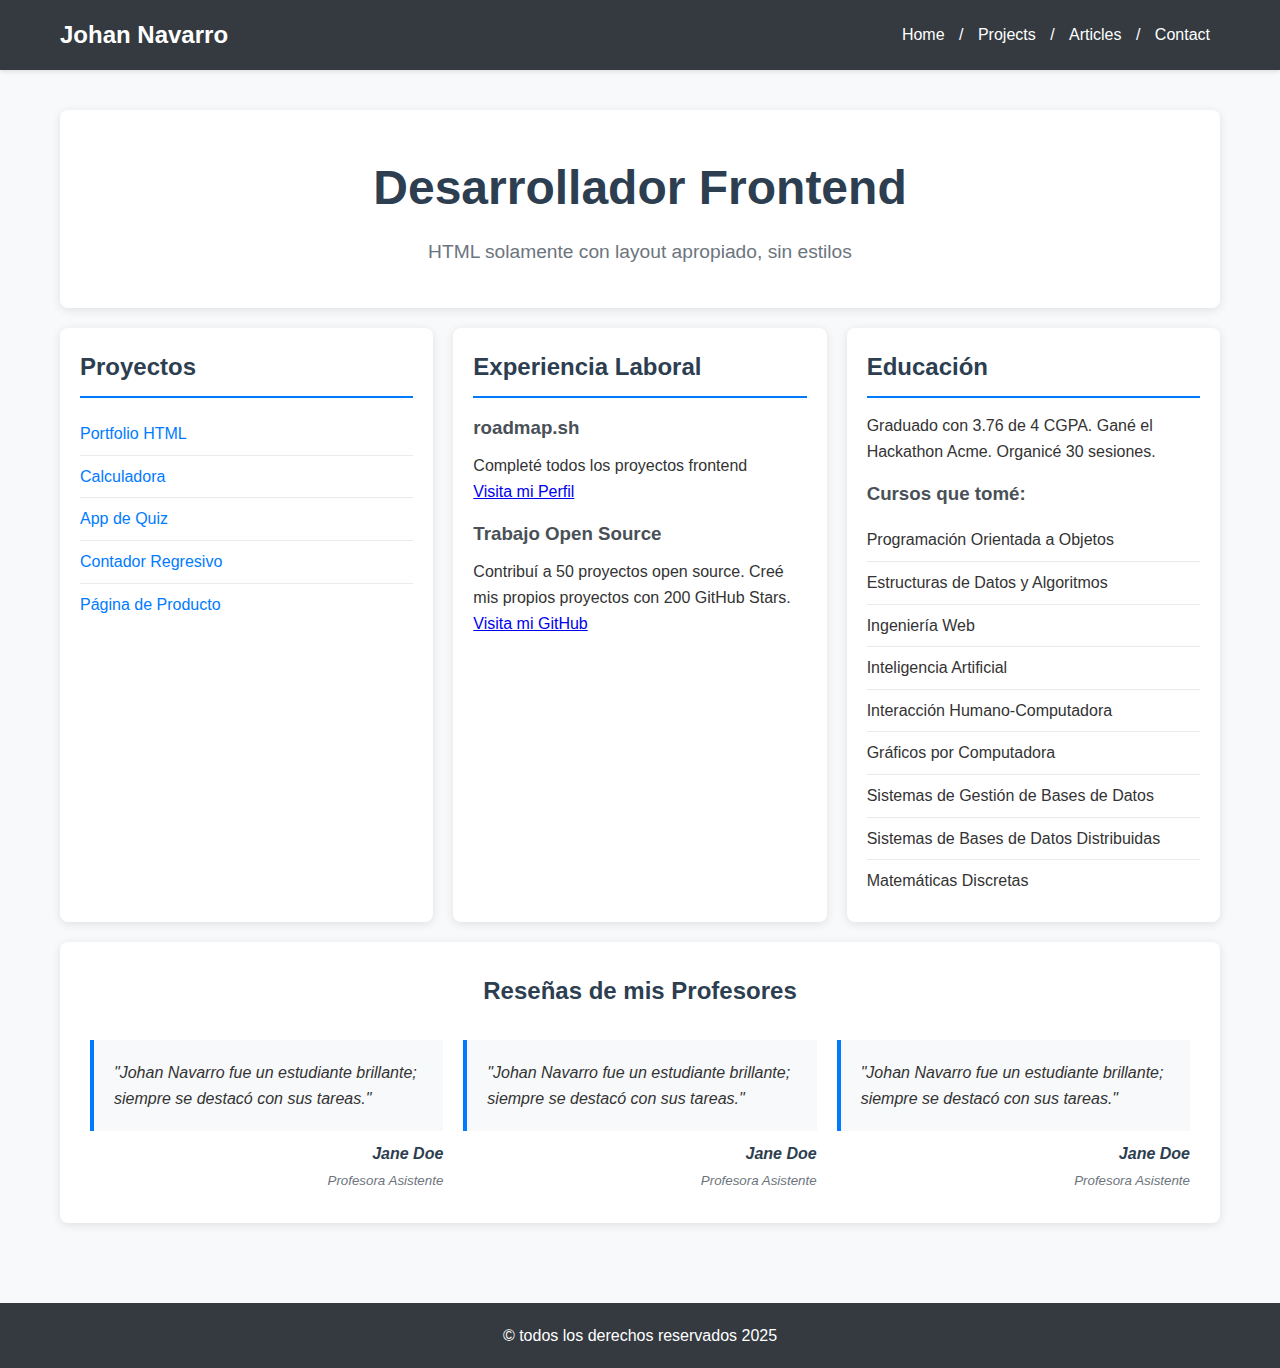
<file: 02-basic-html-website/index.html>
<!DOCTYPE html>
<html lang="es">
<head>
    <!-- Configuración básica del documento -->
    <meta charset="UTF-8">
    <meta name="viewport" content="width=device-width, initial-scale=1.0">
    <title>Johan Navarro - Desarrollador Frontend</title>
    
    <!-- Meta tags para SEO - Optimización para motores de búsqueda -->
    <meta name="description" content="Portfolio de Johan Navarro - Desarrollador Frontend con experiencia en HTML, CSS, JavaScript y sistemas judiciales">
    <meta name="keywords" content="desarrollador, frontend, programador, Costa Rica, HTML, CSS, JavaScript, portfolio">
    <meta name="author" content="Johan Navarro Sáenz">
    
    <!-- Open Graph Tags - Mejoran la apariencia al compartir en redes sociales -->
    <meta property="og:title" content="Johan Navarro - Desarrollador Frontend">
    <meta property="og:description" content="Portfolio de Johan Navarro - Desarrollador Frontend">
    <meta property="og:type" content="website">
    <meta property="og:locale" content="es_CR">
    
    <!-- Favicon - Icono que aparece en la pestaña del navegador -->
    <link rel="icon" type="image/x-icon" href="data:image/svg+xml,<svg xmlns='http://www.w3.org/2000/svg' viewBox='0 0 100 100'><text y='.9em' font-size='90'>👨‍💻</text></svg>">
    
    <!-- Enlace al archivo CSS externo -->
    <link rel="stylesheet" href="styles.css">
</head>
<body>
    <!-- Header con navegación principal -->
    <header>
        <nav>
            <!-- Logo o nombre del sitio -->
            <div>
                <span>Johan Navarro</span>
            </div>
            <!-- Menú de navegación -->
            <div>
                <a href="index.html">Home</a> / 
                <a href="projects.html">Projects</a> / 
                <a href="articles.html">Articles</a> / 
                <a href="contact.html">Contact</a>
            </div>
        </nav>
    </header>

    <!-- Contenido principal del sitio -->
    <main>
        <!-- Sección hero - Título principal -->
        <section>
            <h1>Desarrollador Frontend</h1>
            <p>HTML solamente con layout apropiado, sin estilos</p>
        </section>

        <!-- Layout de tres columnas - Contenido principal -->
        <section>
            <!-- Columna izquierda - Proyectos -->
            <div>
                <h2>Proyectos</h2>
                <ul>
                    <li><a href="projects.html#portfolio">Portfolio HTML</a></li>
                    <li><a href="projects.html#calculator">Calculadora</a></li>
                    <li><a href="projects.html#quiz">App de Quiz</a></li>
                    <li><a href="projects.html#countdown">Contador Regresivo</a></li>
                    <li><a href="projects.html#product">Página de Producto</a></li>
                </ul>
            </div>

            <!-- Columna central - Experiencia laboral -->
            <div>
                <h2>Experiencia Laboral</h2>
                <div>
                    <h3>roadmap.sh</h3>
                    <p>Completé todos los proyectos frontend</p>
                    <a href="https://roadmap.sh/projects">Visita mi Perfil</a>
                </div>
                <div>
                    <h3>Trabajo Open Source</h3>
                    <p>Contribuí a 50 proyectos open source. Creé mis propios proyectos con 200 GitHub Stars.</p>
                    <a href="https://github.com/CrNano">Visita mi GitHub</a>
                </div>
            </div>

            <!-- Columna derecha - Educación -->
            <div>
                <h2>Educación</h2>
                <p>Graduado con 3.76 de 4 CGPA. Gané el Hackathon Acme. Organicé 30 sesiones.</p>
                <h3>Cursos que tomé:</h3>
                <ul>
                    <li>Programación Orientada a Objetos</li>
                    <li>Estructuras de Datos y Algoritmos</li>
                    <li>Ingeniería Web</li>
                    <li>Inteligencia Artificial</li>
                    <li>Interacción Humano-Computadora</li>
                    <li>Gráficos por Computadora</li>
                    <li>Sistemas de Gestión de Bases de Datos</li>
                    <li>Sistemas de Bases de Datos Distribuidas</li>
                    <li>Matemáticas Discretas</li>
                </ul>
            </div>
        </section>

        <!-- Sección de reseñas - Testimonios -->
        <section>
            <h2>Reseñas de mis Profesores</h2>
            <div>
                <!-- Testimonio 1 -->
                <div>
                    <blockquote>
                        "Johan Navarro fue un estudiante brillante; siempre se destacó con sus tareas."
                    </blockquote>
                    <cite>
                        <strong>Jane Doe</strong><br>
                        <small>Profesora Asistente</small>
                    </cite>
                </div>
                <!-- Testimonio 2 -->
                <div>
                    <blockquote>
                        "Johan Navarro fue un estudiante brillante; siempre se destacó con sus tareas."
                    </blockquote>
                    <cite>
                        <strong>Jane Doe</strong><br>
                        <small>Profesora Asistente</small>
                    </cite>
                </div>
                <!-- Testimonio 3 -->
                <div>
                    <blockquote>
                        "Johan Navarro fue un estudiante brillante; siempre se destacó con sus tareas."
                    </blockquote>
                    <cite>
                        <strong>Jane Doe</strong><br>
                        <small>Profesora Asistente</small>
                    </cite>
                </div>
            </div>
        </section>
    </main>

    <!-- Footer - Pie de página -->
    <footer>
        <p>© todos los derechos reservados 2025</p>
    </footer>
</body>
</html>
</file>
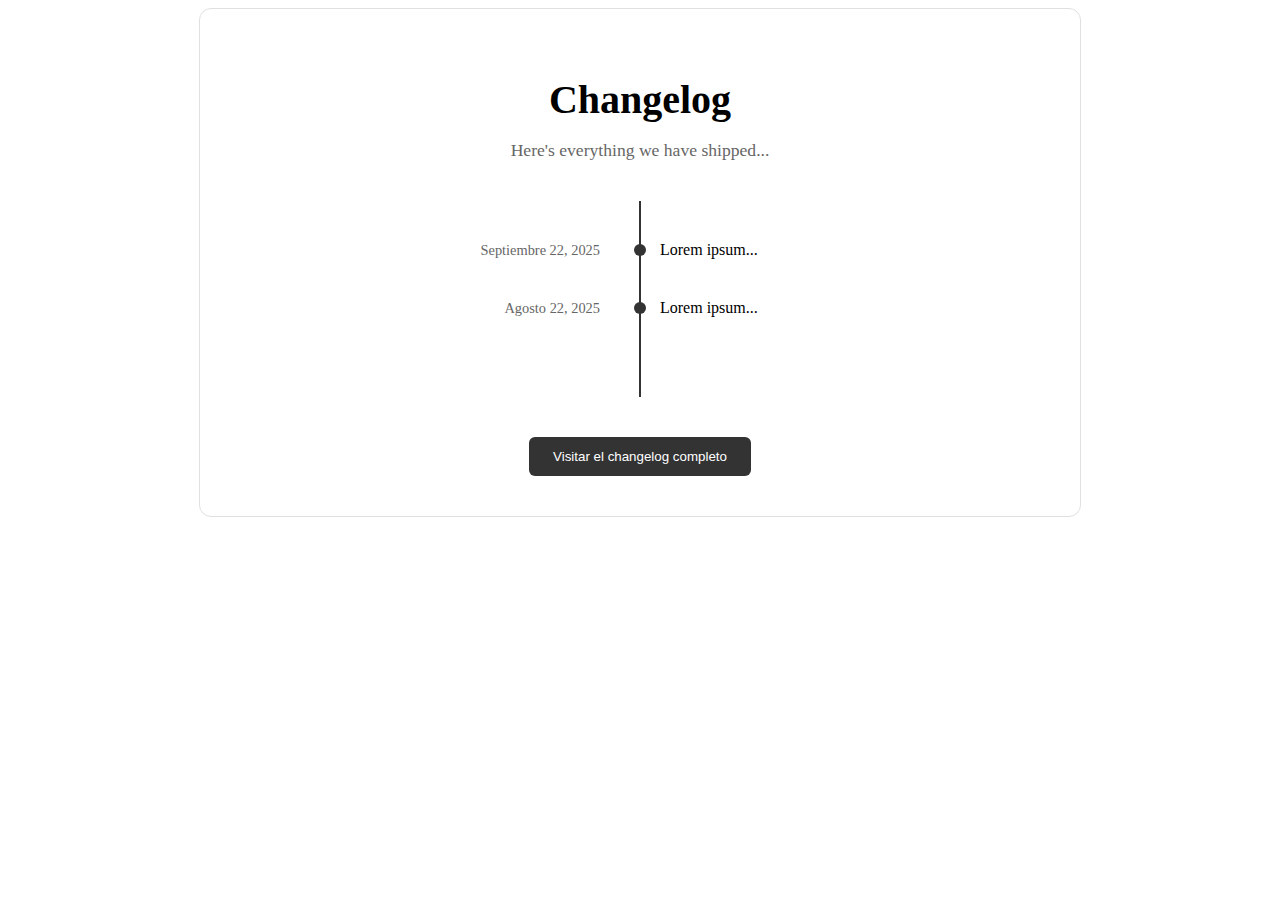
<file: 03-changelog-component/index.html>
<!DOCTYPE html>
<html lang="en">

<head>
    <meta charset="UTF-8">
    <meta name="viewport" content="width=device-width, initial-scale=1.0">
    <title>Changelog Component</title>
    <link rel="stylesheet" href="styles.css">
</head>

<body>

    <div class="changelog-container">
        <h1>Changelog</h1>
        <p class="subtitle">Here's everything we have shipped...</p>

        <div class="timeline">
            <div class="timeline-item">
                <div class="date">Septiembre 22, 2025</div>
                <div class="content">Lorem ipsum...</div>
            </div>
            <div class="timeline-item">
                <div class="date">Agosto 22, 2025</div>
                <div class="content">Lorem ipsum...</div>
            </div>
        </div>

        <button>Visitar el changelog completo</button>
    </div>


</body>

</html>
</file>
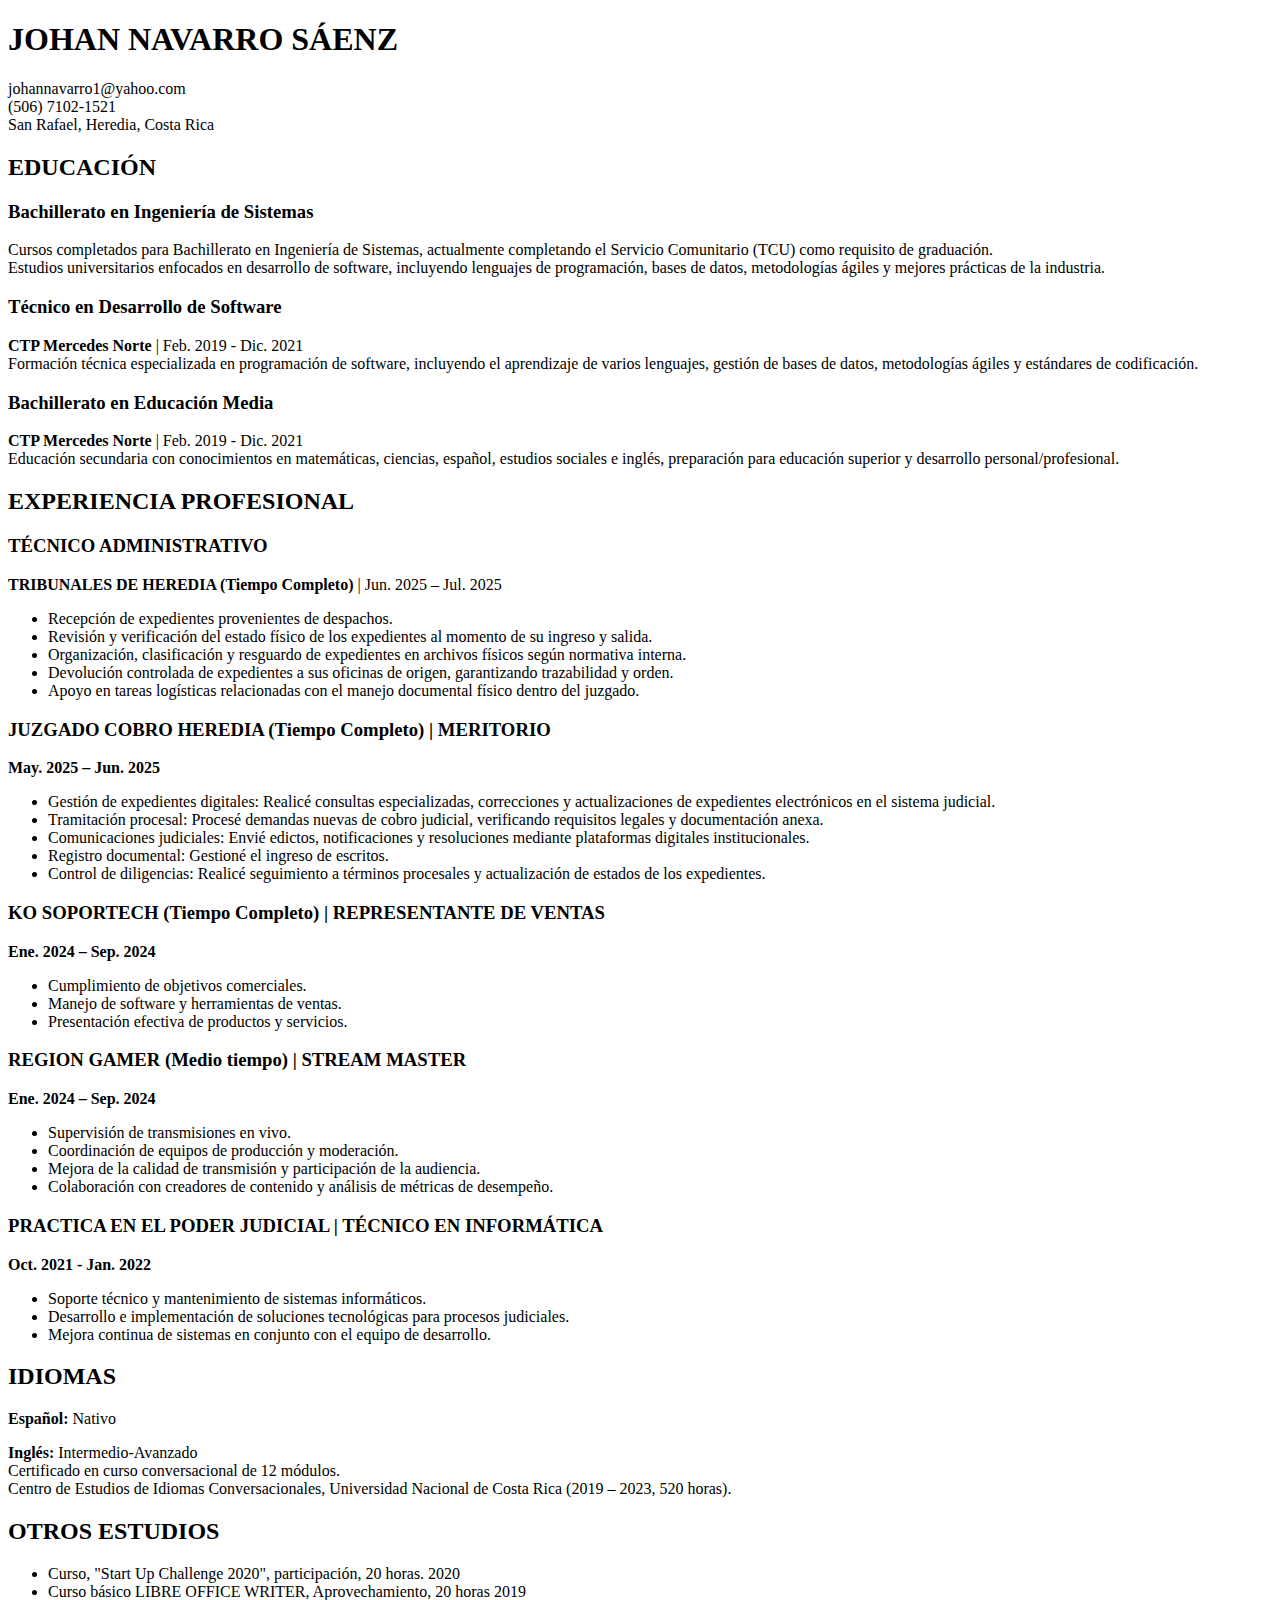
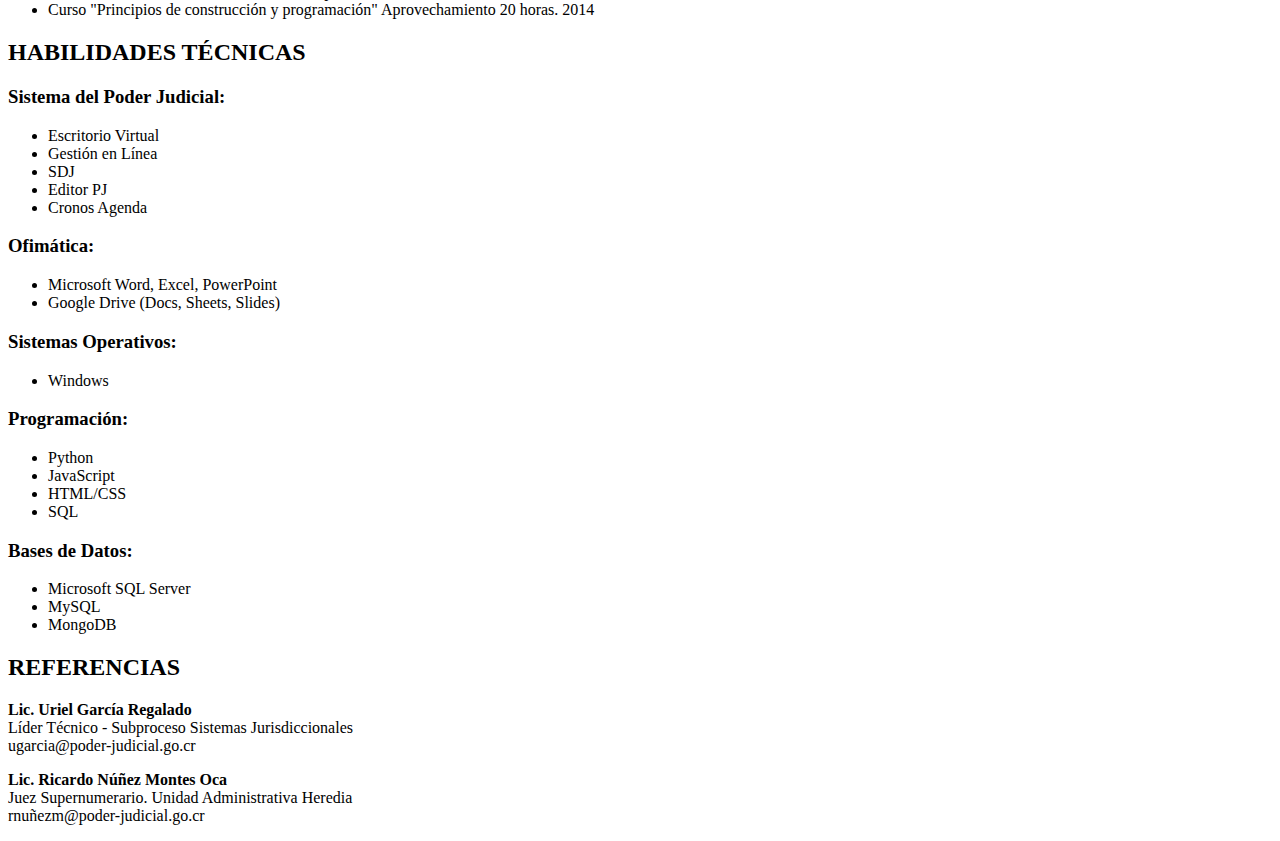
<file: CV.html>
<!DOCTYPE html>
<html lang="es">
<head>
    <meta charset="UTF-8">
    <meta name="viewport" content="width=device-width, initial-scale=1.0">
    <title>CV - Johan Navarro Sáenz | Desarrollador Frontend</title>
    
    <!-- SEO Meta Tags -->
    <meta name="description" content="CV de Johan Navarro Sáenz - Desarrollador Frontend con experiencia en sistemas judiciales y desarrollo de software">
    <meta name="keywords" content="desarrollador, frontend, programador, Costa Rica, ingeniería sistemas, JavaScript, HTML, CSS, Python">
    <meta name="author" content="Johan Navarro Sáenz">
    
    <!-- Open Graph Tags -->
    <meta property="og:title" content="CV - Johan Navarro Sáenz | Desarrollador Frontend">
    <meta property="og:description" content="Desarrollador Frontend con experiencia en sistemas judiciales y desarrollo de software">
    <meta property="og:type" content="website">
    <meta property="og:locale" content="es_CR">
    
    <!-- Favicon -->
    <link rel="icon" type="image/x-icon" href="data:image/svg+xml,<svg xmlns='http://www.w3.org/2000/svg' viewBox='0 0 100 100'><text y='.9em' font-size='90'>👨‍💻</text></svg>">
</head>
<body>
    <header>
        <h1>JOHAN NAVARRO SÁENZ</h1>
        <p>johannavarro1@yahoo.com<br>
        (506) 7102-1521<br>
        San Rafael, Heredia, Costa Rica</p>
    </header>

    <section>
        <h2>EDUCACIÓN</h2>
        
        <h3>Bachillerato en Ingeniería de Sistemas</h3>
        <p>Cursos completados para Bachillerato en Ingeniería de Sistemas, actualmente completando el Servicio Comunitario (TCU) como requisito de graduación.<br>
        Estudios universitarios enfocados en desarrollo de software, incluyendo lenguajes de programación, bases de datos, metodologías ágiles y mejores prácticas de la industria.</p>
        
        <h3>Técnico en Desarrollo de Software</h3>
        <p><strong>CTP Mercedes Norte</strong> | Feb. 2019 - Dic. 2021<br>
        Formación técnica especializada en programación de software, incluyendo el aprendizaje de varios lenguajes, gestión de bases de datos, metodologías ágiles y estándares de codificación.</p>
        
        <h3>Bachillerato en Educación Media</h3>
        <p><strong>CTP Mercedes Norte</strong> | Feb. 2019 - Dic. 2021<br>
        Educación secundaria con conocimientos en matemáticas, ciencias, español, estudios sociales e inglés, preparación para educación superior y desarrollo personal/profesional.</p>
    </section>

    <section>
        <h2>EXPERIENCIA PROFESIONAL</h2>
        
        <h3>TÉCNICO ADMINISTRATIVO</h3>
        <p><strong>TRIBUNALES DE HEREDIA (Tiempo Completo)</strong> | Jun. 2025 – Jul. 2025</p>
        <ul>
            <li>Recepción de expedientes provenientes de despachos.</li>
            <li>Revisión y verificación del estado físico de los expedientes al momento de su ingreso y salida.</li>
            <li>Organización, clasificación y resguardo de expedientes en archivos físicos según normativa interna.</li>
            <li>Devolución controlada de expedientes a sus oficinas de origen, garantizando trazabilidad y orden.</li>
            <li>Apoyo en tareas logísticas relacionadas con el manejo documental físico dentro del juzgado.</li>
        </ul>
        
        <h3>JUZGADO COBRO HEREDIA (Tiempo Completo) | MERITORIO</h3>
        <p><strong>May. 2025 – Jun. 2025</strong></p>
        <ul>
            <li>Gestión de expedientes digitales: Realicé consultas especializadas, correcciones y actualizaciones de expedientes electrónicos en el sistema judicial.</li>
            <li>Tramitación procesal: Procesé demandas nuevas de cobro judicial, verificando requisitos legales y documentación anexa.</li>
            <li>Comunicaciones judiciales: Envié edictos, notificaciones y resoluciones mediante plataformas digitales institucionales.</li>
            <li>Registro documental: Gestioné el ingreso de escritos.</li>
            <li>Control de diligencias: Realicé seguimiento a términos procesales y actualización de estados de los expedientes.</li>
        </ul>
        
        <h3>KO SOPORTECH (Tiempo Completo) | REPRESENTANTE DE VENTAS</h3>
        <p><strong>Ene. 2024 – Sep. 2024</strong></p>
        <ul>
            <li>Cumplimiento de objetivos comerciales.</li>
            <li>Manejo de software y herramientas de ventas.</li>
            <li>Presentación efectiva de productos y servicios.</li>
        </ul>
        
        <h3>REGION GAMER (Medio tiempo) | STREAM MASTER</h3>
        <p><strong>Ene. 2024 – Sep. 2024</strong></p>
        <ul>
            <li>Supervisión de transmisiones en vivo.</li>
            <li>Coordinación de equipos de producción y moderación.</li>
            <li>Mejora de la calidad de transmisión y participación de la audiencia.</li>
            <li>Colaboración con creadores de contenido y análisis de métricas de desempeño.</li>
        </ul>
        
        <h3>PRACTICA EN EL PODER JUDICIAL | TÉCNICO EN INFORMÁTICA</h3>
        <p><strong>Oct. 2021 - Jan. 2022</strong></p>
        <ul>
            <li>Soporte técnico y mantenimiento de sistemas informáticos.</li>
            <li>Desarrollo e implementación de soluciones tecnológicas para procesos judiciales.</li>
            <li>Mejora continua de sistemas en conjunto con el equipo de desarrollo.</li>
        </ul>
    </section>

    <section>
        <h2>IDIOMAS</h2>
        <p><strong>Español:</strong> Nativo</p>
        <p><strong>Inglés:</strong> Intermedio-Avanzado<br>
        Certificado en curso conversacional de 12 módulos.<br>
        Centro de Estudios de Idiomas Conversacionales, Universidad Nacional de Costa Rica (2019 – 2023, 520 horas).</p>
    </section>

    <section>
        <h2>OTROS ESTUDIOS</h2>
        <ul>
            <li>Curso, "Start Up Challenge 2020", participación, 20 horas. 2020</li>
            <li>Curso básico LIBRE OFFICE WRITER, Aprovechamiento, 20 horas 2019</li>
            <li>Curso "Principios de construcción y programación" Aprovechamiento 20 horas. 2014</li>
        </ul>
    </section>

    <section>
        <h2>HABILIDADES TÉCNICAS</h2>
        
        <h3>Sistema del Poder Judicial:</h3>
        <ul>
            <li>Escritorio Virtual</li>
            <li>Gestión en Línea</li>
            <li>SDJ</li>
            <li>Editor PJ</li>
            <li>Cronos Agenda</li>
        </ul>
        
        <h3>Ofimática:</h3>
        <ul>
            <li>Microsoft Word, Excel, PowerPoint</li>
            <li>Google Drive (Docs, Sheets, Slides)</li>
        </ul>
        
        <h3>Sistemas Operativos:</h3>
        <ul>
            <li>Windows</li>
        </ul>
        
        <h3>Programación:</h3>
        <ul>
            <li>Python</li>
            <li>JavaScript</li>
            <li>HTML/CSS</li>
            <li>SQL</li>
        </ul>
        
        <h3>Bases de Datos:</h3>
        <ul>
            <li>Microsoft SQL Server</li>
            <li>MySQL</li>
            <li>MongoDB</li>
        </ul>
    </section>

    <section>
        <h2>REFERENCIAS</h2>
        <p><strong>Lic. Uriel García Regalado</strong><br>
        Líder Técnico - Subproceso Sistemas Jurisdiccionales<br>
        ugarcia@poder-judicial.go.cr</p>
        
        <p><strong>Lic. Ricardo Núñez Montes Oca</strong><br>
        Juez Supernumerario. Unidad Administrativa Heredia<br>
        rnuñezm@poder-judicial.go.cr</p>
    </section>
</body>
</html>
</file>
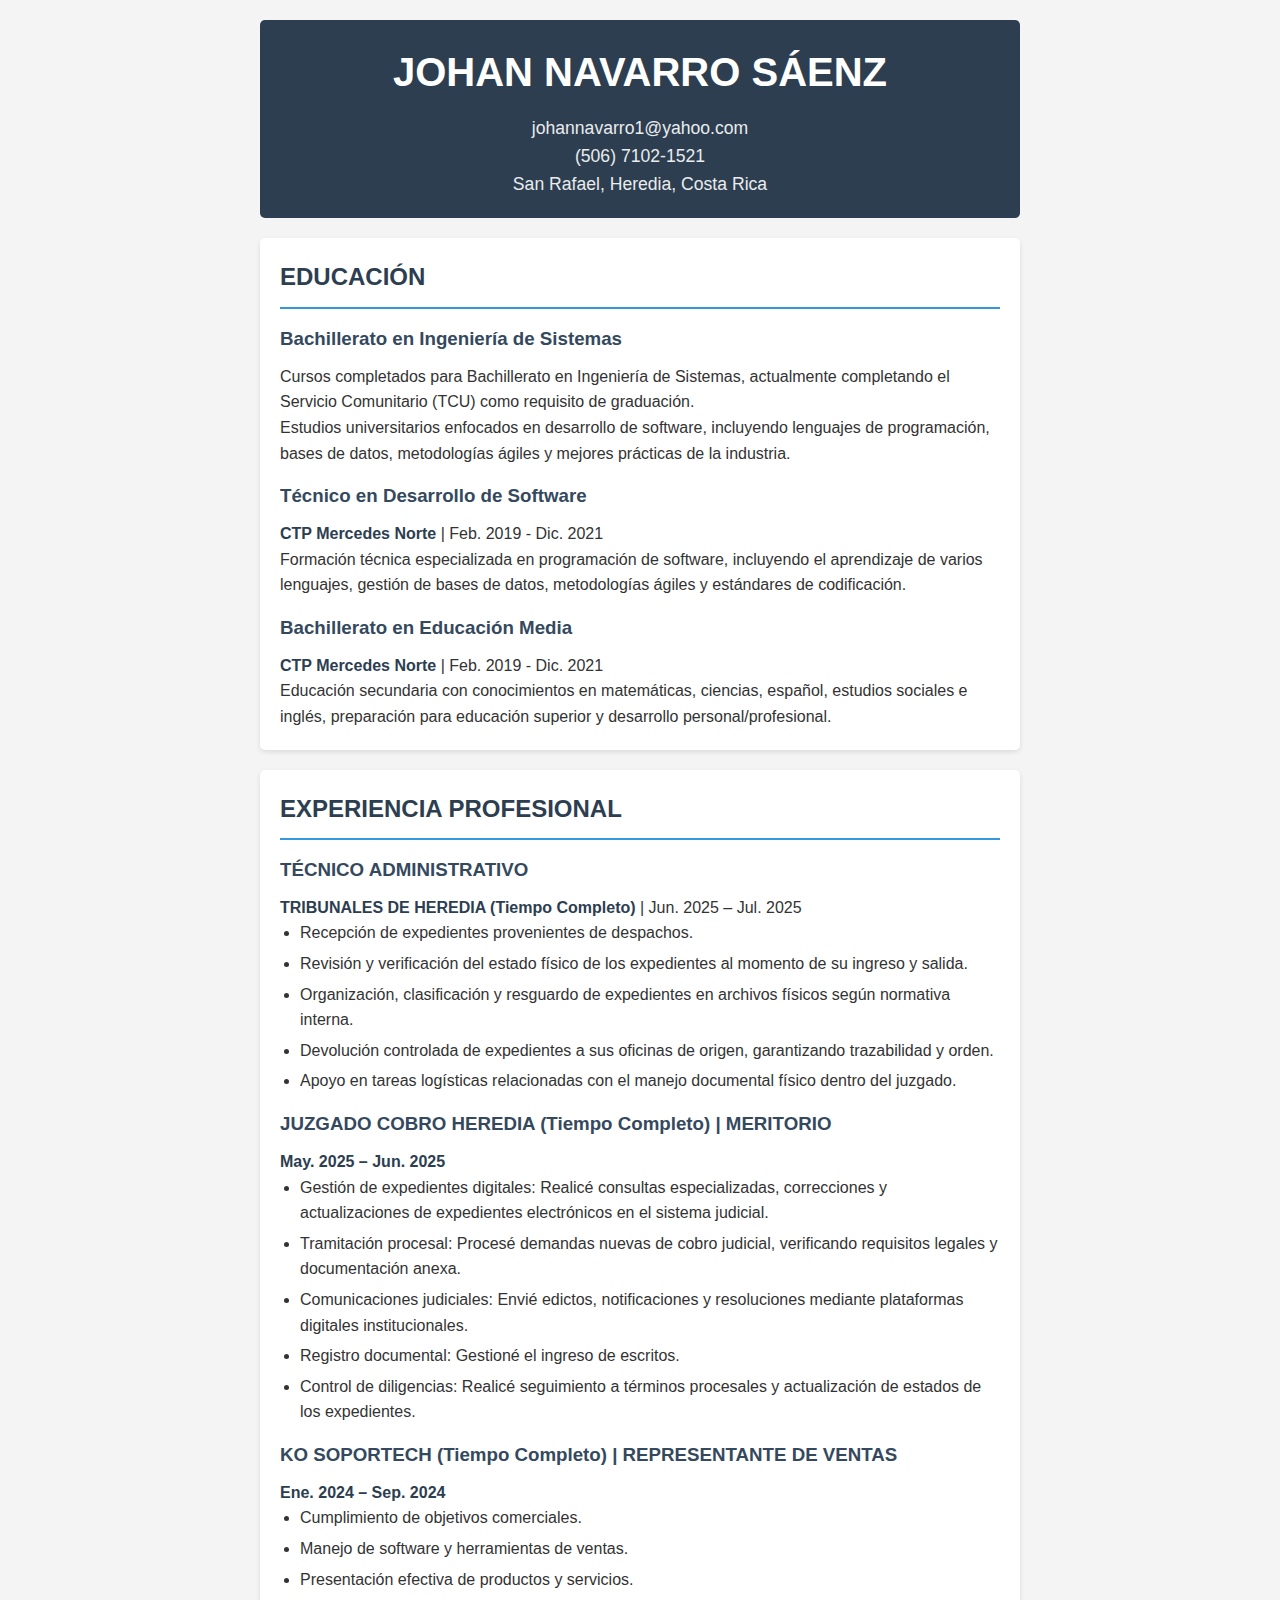
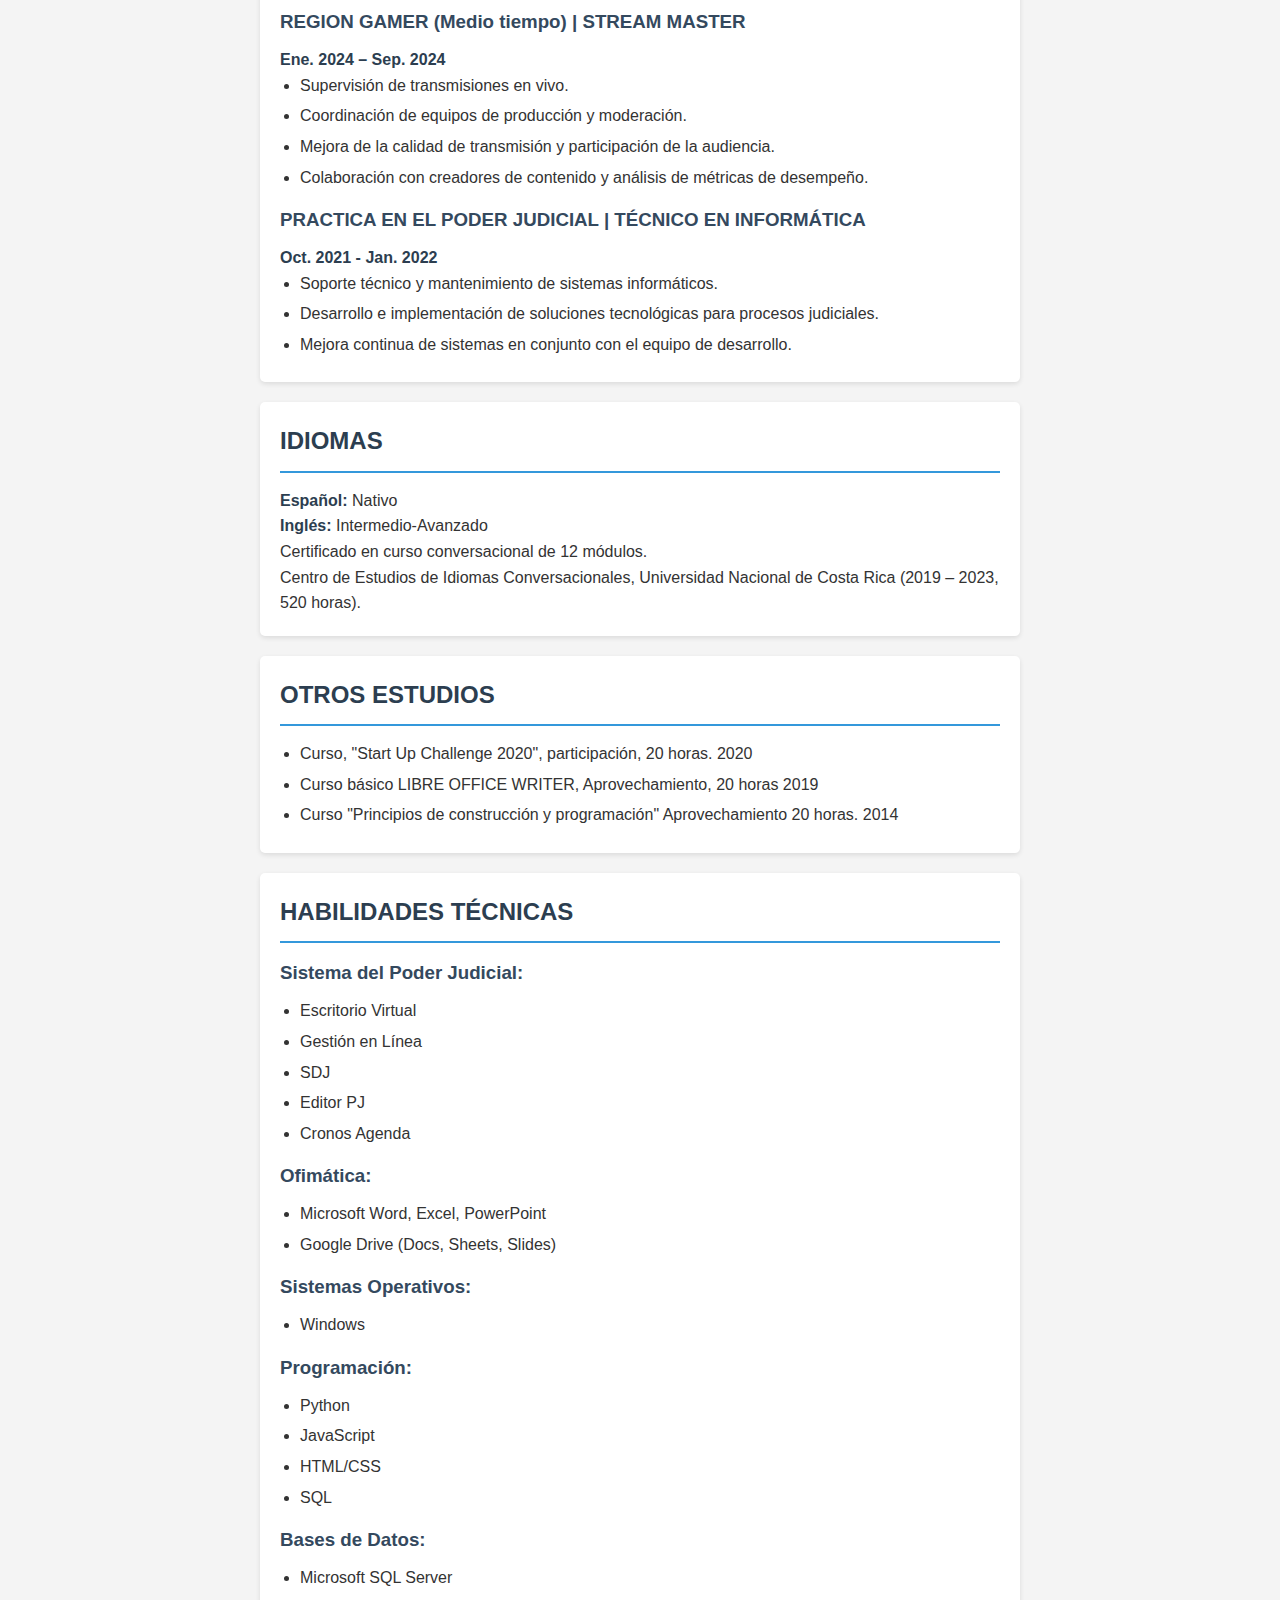
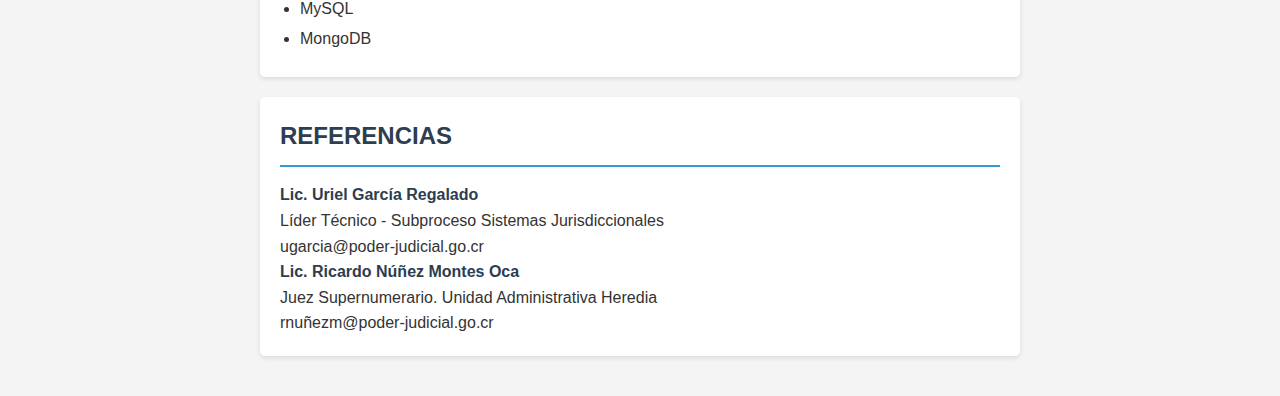
<file: 01-single-page-cv/CV.html>
<!DOCTYPE html>
<html lang="es">
<head>
    <!-- Configuración básica del documento -->
    <meta charset="UTF-8">
    <meta name="viewport" content="width=device-width, initial-scale=1.0">
    <title>CV - Johan Navarro Sáenz | Desarrollador Frontend</title>
    
    <!-- Meta tags para SEO - Ayudan a los motores de búsqueda a entender el contenido -->
    <meta name="description" content="CV de Johan Navarro Sáenz - Desarrollador Frontend con experiencia en sistemas judiciales y desarrollo de software">
    <meta name="keywords" content="desarrollador, frontend, programador, Costa Rica, ingeniería sistemas, JavaScript, HTML, CSS, Python">
    <meta name="author" content="Johan Navarro Sáenz">
    
    <!-- Open Graph Tags - Mejoran la apariencia cuando se comparte en redes sociales -->
    <meta property="og:title" content="CV - Johan Navarro Sáenz | Desarrollador Frontend">
    <meta property="og:description" content="Desarrollador Frontend con experiencia en sistemas judiciales y desarrollo de software">
    <meta property="og:type" content="website">
    <meta property="og:locale" content="es_CR">
    
    <!-- Favicon - Icono que aparece en la pestaña del navegador -->
    <link rel="icon" type="image/x-icon" href="data:image/svg+xml,<svg xmlns='http://www.w3.org/2000/svg' viewBox='0 0 100 100'><text y='.9em' font-size='90'>👨‍💻</text></svg>">
    
    <!-- Enlace al archivo CSS externo -->
    <link rel="stylesheet" href="styles.css">
</head>
<body>
    <!-- Header - Información principal del CV -->
    <header>
        <h1>JOHAN NAVARRO SÁENZ</h1>
        <p>johannavarro1@yahoo.com<br>
        (506) 7102-1521<br>
        San Rafael, Heredia, Costa Rica</p>
    </header>

    <!-- Sección de educación -->
    <section>
        <h2>EDUCACIÓN</h2>
        
        <h3>Bachillerato en Ingeniería de Sistemas</h3>
        <p>Cursos completados para Bachillerato en Ingeniería de Sistemas, actualmente completando el Servicio Comunitario (TCU) como requisito de graduación.<br>
        Estudios universitarios enfocados en desarrollo de software, incluyendo lenguajes de programación, bases de datos, metodologías ágiles y mejores prácticas de la industria.</p>
        
        <h3>Técnico en Desarrollo de Software</h3>
        <p><strong>CTP Mercedes Norte</strong> | Feb. 2019 - Dic. 2021<br>
        Formación técnica especializada en programación de software, incluyendo el aprendizaje de varios lenguajes, gestión de bases de datos, metodologías ágiles y estándares de codificación.</p>
        
        <h3>Bachillerato en Educación Media</h3>
        <p><strong>CTP Mercedes Norte</strong> | Feb. 2019 - Dic. 2021<br>
        Educación secundaria con conocimientos en matemáticas, ciencias, español, estudios sociales e inglés, preparación para educación superior y desarrollo personal/profesional.</p>
    </section>

    <!-- Sección de experiencia profesional -->
    <section>
        <h2>EXPERIENCIA PROFESIONAL</h2>
        
        <h3>TÉCNICO ADMINISTRATIVO</h3>
        <p><strong>TRIBUNALES DE HEREDIA (Tiempo Completo)</strong> | Jun. 2025 – Jul. 2025</p>
        <ul>
            <li>Recepción de expedientes provenientes de despachos.</li>
            <li>Revisión y verificación del estado físico de los expedientes al momento de su ingreso y salida.</li>
            <li>Organización, clasificación y resguardo de expedientes en archivos físicos según normativa interna.</li>
            <li>Devolución controlada de expedientes a sus oficinas de origen, garantizando trazabilidad y orden.</li>
            <li>Apoyo en tareas logísticas relacionadas con el manejo documental físico dentro del juzgado.</li>
        </ul>
        
        <h3>JUZGADO COBRO HEREDIA (Tiempo Completo) | MERITORIO</h3>
        <p><strong>May. 2025 – Jun. 2025</strong></p>
        <ul>
            <li>Gestión de expedientes digitales: Realicé consultas especializadas, correcciones y actualizaciones de expedientes electrónicos en el sistema judicial.</li>
            <li>Tramitación procesal: Procesé demandas nuevas de cobro judicial, verificando requisitos legales y documentación anexa.</li>
            <li>Comunicaciones judiciales: Envié edictos, notificaciones y resoluciones mediante plataformas digitales institucionales.</li>
            <li>Registro documental: Gestioné el ingreso de escritos.</li>
            <li>Control de diligencias: Realicé seguimiento a términos procesales y actualización de estados de los expedientes.</li>
        </ul>
        
        <h3>KO SOPORTECH (Tiempo Completo) | REPRESENTANTE DE VENTAS</h3>
        <p><strong>Ene. 2024 – Sep. 2024</strong></p>
        <ul>
            <li>Cumplimiento de objetivos comerciales.</li>
            <li>Manejo de software y herramientas de ventas.</li>
            <li>Presentación efectiva de productos y servicios.</li>
        </ul>
        
        <h3>REGION GAMER (Medio tiempo) | STREAM MASTER</h3>
        <p><strong>Ene. 2024 – Sep. 2024</strong></p>
        <ul>
            <li>Supervisión de transmisiones en vivo.</li>
            <li>Coordinación de equipos de producción y moderación.</li>
            <li>Mejora de la calidad de transmisión y participación de la audiencia.</li>
            <li>Colaboración con creadores de contenido y análisis de métricas de desempeño.</li>
        </ul>
        
        <h3>PRACTICA EN EL PODER JUDICIAL | TÉCNICO EN INFORMÁTICA</h3>
        <p><strong>Oct. 2021 - Jan. 2022</strong></p>
        <ul>
            <li>Soporte técnico y mantenimiento de sistemas informáticos.</li>
            <li>Desarrollo e implementación de soluciones tecnológicas para procesos judiciales.</li>
            <li>Mejora continua de sistemas en conjunto con el equipo de desarrollo.</li>
        </ul>
    </section>

    <!-- Sección de idiomas -->
    <section>
        <h2>IDIOMAS</h2>
        <p><strong>Español:</strong> Nativo</p>
        <p><strong>Inglés:</strong> Intermedio-Avanzado<br>
        Certificado en curso conversacional de 12 módulos.<br>
        Centro de Estudios de Idiomas Conversacionales, Universidad Nacional de Costa Rica (2019 – 2023, 520 horas).</p>
    </section>

    <section>
        <h2>OTROS ESTUDIOS</h2>
        <ul>
            <li>Curso, "Start Up Challenge 2020", participación, 20 horas. 2020</li>
            <li>Curso básico LIBRE OFFICE WRITER, Aprovechamiento, 20 horas 2019</li>
            <li>Curso "Principios de construcción y programación" Aprovechamiento 20 horas. 2014</li>
        </ul>
    </section>

    <!-- Sección de habilidades técnicas -->
    <section>
        <h2>HABILIDADES TÉCNICAS</h2>
        
        <h3>Sistema del Poder Judicial:</h3>
        <ul>
            <li>Escritorio Virtual</li>
            <li>Gestión en Línea</li>
            <li>SDJ</li>
            <li>Editor PJ</li>
            <li>Cronos Agenda</li>
        </ul>
        
        <h3>Ofimática:</h3>
        <ul>
            <li>Microsoft Word, Excel, PowerPoint</li>
            <li>Google Drive (Docs, Sheets, Slides)</li>
        </ul>
        
        <h3>Sistemas Operativos:</h3>
        <ul>
            <li>Windows</li>
        </ul>
        
        <h3>Programación:</h3>
        <ul>
            <li>Python</li>
            <li>JavaScript</li>
            <li>HTML/CSS</li>
            <li>SQL</li>
        </ul>
        
        <h3>Bases de Datos:</h3>
        <ul>
            <li>Microsoft SQL Server</li>
            <li>MySQL</li>
            <li>MongoDB</li>
        </ul>
    </section>

    <!-- Sección de referencias profesionales -->
    <section>
        <h2>REFERENCIAS</h2>
        <p><strong>Lic. Uriel García Regalado</strong><br>
        Líder Técnico - Subproceso Sistemas Jurisdiccionales<br>
        ugarcia@poder-judicial.go.cr</p>
        
        <p><strong>Lic. Ricardo Núñez Montes Oca</strong><br>
        Juez Supernumerario. Unidad Administrativa Heredia<br>
        rnuñezm@poder-judicial.go.cr</p>
    </section>
</body>
</html>
</file>
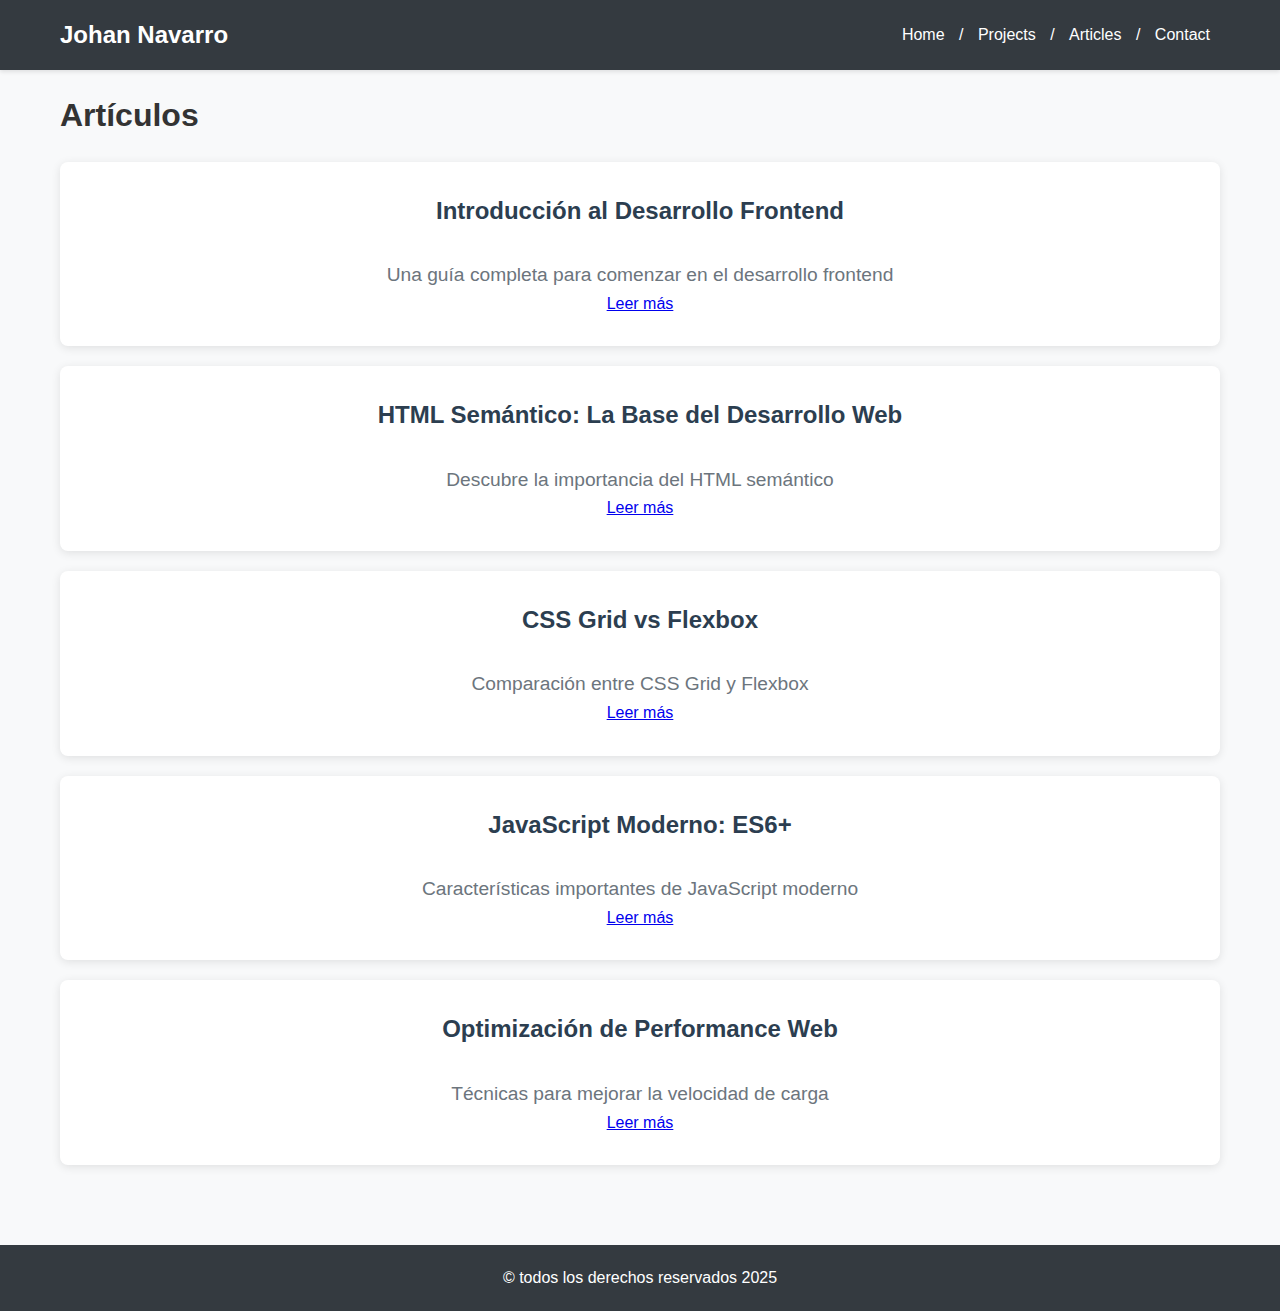
<file: 02-basic-html-website/articles.html>
<!DOCTYPE html>
<html lang="es">

<head>
    <meta charset="UTF-8">
    <meta name="viewport" content="width=device-width, initial-scale=1.0">
    <title>Artículos - Johan Navarro</title>

    <!-- Meta tags para SEO - Optimización para motores de búsqueda -->
    <meta name="description" content="Artículos y blog de Johan Navarro sobre desarrollo frontend">
    <meta name="keywords" content="artículos, blog, desarrollo, frontend, programación">
    <meta name="author" content="Johan Navarro Sáenz">

    <!-- Open Graph Tags - Mejoran la apariencia al compartir en redes sociales -->
    <meta property="og:title" content="Artículos - Johan Navarro">
    <meta property="og:description" content="Artículos y blog de Johan Navarro sobre desarrollo frontend">
    <meta property="og:type" content="website">
    <meta property="og:locale" content="es_CR">

    <!-- Favicon - Icono que aparece en la pestaña del navegador -->
    <link rel="icon" type="image/x-icon"
        href="data:image/svg+xml,<svg xmlns='http://www.w3.org/2000/svg' viewBox='0 0 100 100'><text y='.9em' font-size='90'>👨‍💻</text></svg>">

    <!-- Enlace al archivo CSS externo -->
    <link rel="stylesheet" href="styles.css">
</head>

<body>
    <!-- Header con navegación principal -->
    <header>
        <nav>
            <!-- Logo o nombre del sitio -->
            <div>
                <span>Johan Navarro</span>
            </div>
            <!-- Menú de navegación -->
            <div>
                <a href="index.html">Home</a> /
                <a href="projects.html">Projects</a> /
                <a href="articles.html">Articles</a> /
                <a href="contact.html">Contact</a>
            </div>
        </nav>
    </header>

    <!-- Contenido principal del sitio -->
    <main>
        <!-- Título principal de la página -->
        <h1>Artículos</h1>

        <!-- Artículo 1 -->
        <section>
            <h2>Introducción al Desarrollo Frontend</h2>
            <p>Una guía completa para comenzar en el desarrollo frontend</p>
            <a href="#">Leer más</a>
        </section>

        <!-- Artículo 2 -->
        <div>
            <section>
                <h2>HTML Semántico: La Base del Desarrollo Web</h2>
                <p>Descubre la importancia del HTML semántico</p>
                <a href="#">Leer más</a>
            </section>
        </div>
        <!-- Artículo 3 -->
        <div>
            <section>
                <h2>CSS Grid vs Flexbox</h2>
                <p>Comparación entre CSS Grid y Flexbox</p>
                <a href="#">Leer más</a>
            </section>
        </div>
        <!-- Artículo 4 -->
        <div>
            <section>
                <h2>JavaScript Moderno: ES6+</h2>
                <p>Características importantes de JavaScript moderno</p>
                <a href="#">Leer más</a>
            </section>
        </div>
        <!-- Artículo 5 -->
        <div>
            <section>
                <h2>Optimización de Performance Web</h2>
                <p>Técnicas para mejorar la velocidad de carga</p>
                <a href="#">Leer más</a>
            </section>
        </div>
    </main>

    <!-- Footer - Pie de página -->
    <footer>
        <p>© todos los derechos reservados 2025</p>
    </footer>
</body>

</html>
</file>
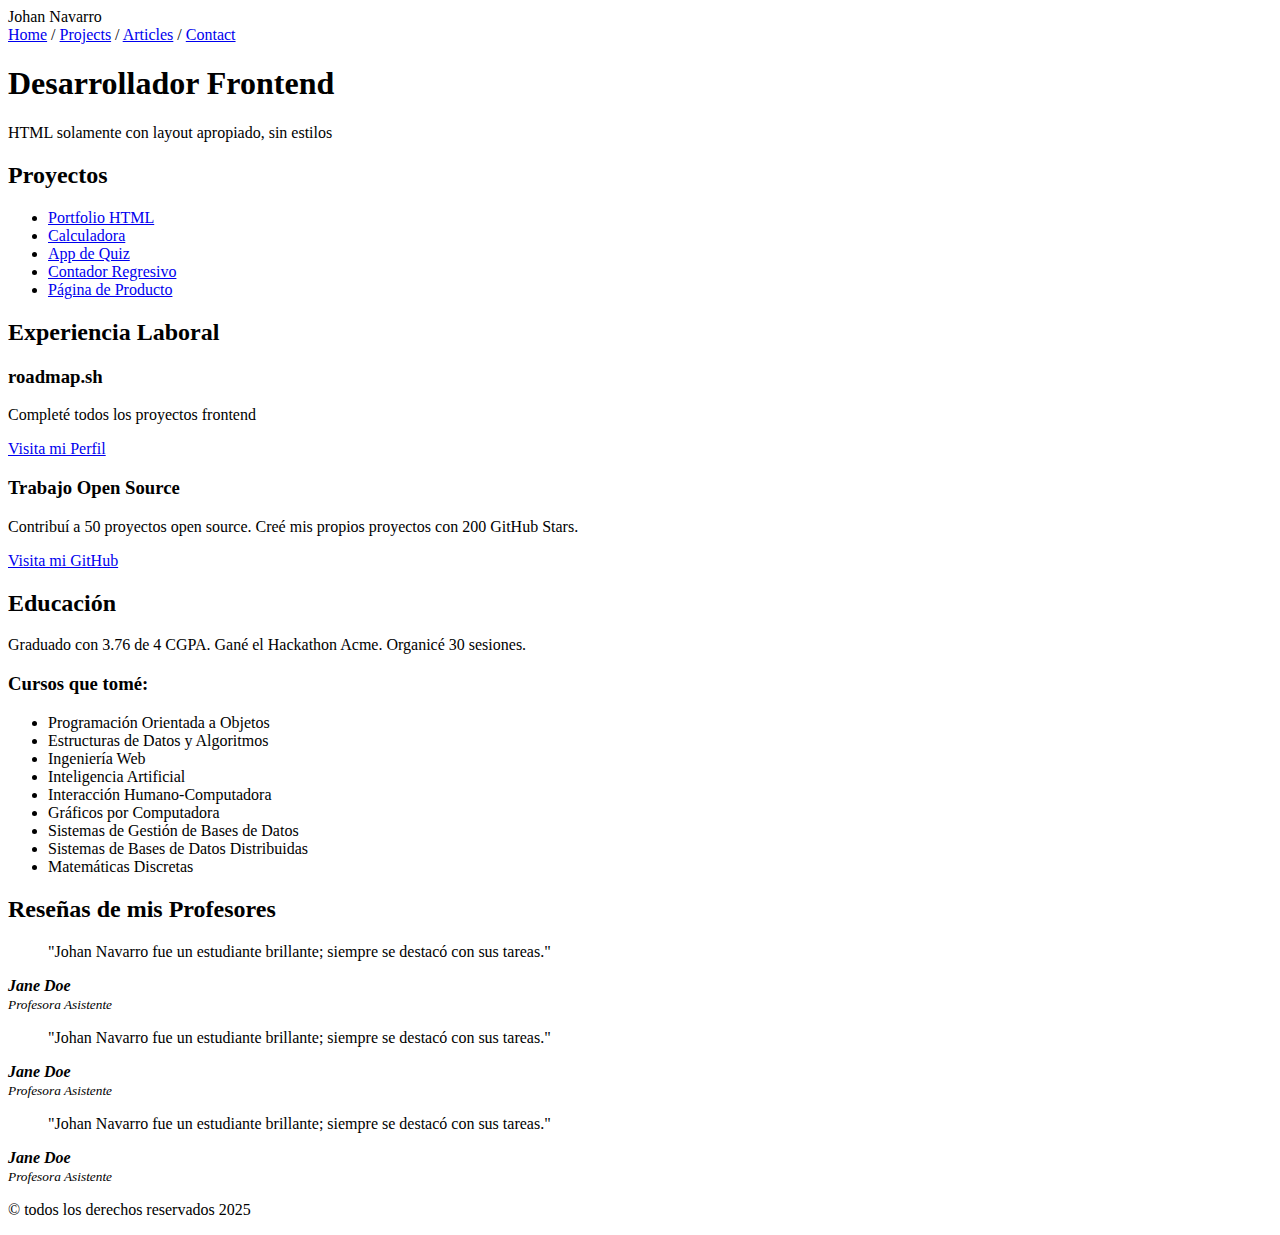
<file: 02-basic-html-website/BasicHTMLWebsite.html>
<!DOCTYPE html>
<html lang="es">
<head>
    <meta charset="UTF-8">
    <meta name="viewport" content="width=device-width, initial-scale=1.0">
    <title>Johan Navarro - Desarrollador Frontend</title>
    
    <!-- SEO Meta Tags -->
    <meta name="description" content="Portfolio de Johan Navarro - Desarrollador Frontend con experiencia en HTML, CSS, JavaScript y sistemas judiciales">
    <meta name="keywords" content="desarrollador, frontend, programador, Costa Rica, HTML, CSS, JavaScript, portfolio">
    <meta name="author" content="Johan Navarro Sáenz">
    
    <!-- Open Graph Tags -->
    <meta property="og:title" content="Johan Navarro - Desarrollador Frontend">
    <meta property="og:description" content="Portfolio de Johan Navarro - Desarrollador Frontend">
    <meta property="og:type" content="website">
    <meta property="og:locale" content="es_CR">
    
    <!-- Favicon -->
    <link rel="icon" type="image/x-icon" href="data:image/svg+xml,<svg xmlns='http://www.w3.org/2000/svg' viewBox='0 0 100 100'><text y='.9em' font-size='90'>👨‍💻</text></svg>">
</head>
<body>
    <!-- Header -->
    <header>
        <nav>
            <div>
                <span>Johan Navarro</span>
            </div>
            <div>
                <a href="index.html">Home</a> / 
                <a href="projects.html">Projects</a> / 
                <a href="articles.html">Articles</a> / 
                <a href="contact.html">Contact</a>
            </div>
        </nav>
    </header>

    <!-- Main Content -->
    <main>
        <!-- Hero Section -->
        <section>
            <h1>Desarrollador Frontend</h1>
            <p>HTML solamente con layout apropiado, sin estilos</p>
        </section>

        <!-- Three Column Layout -->
        <section>
            <div>
                <!-- Left Column - Projects -->
                <div>
                    <h2>Proyectos</h2>
                    <ul>
                        <li><a href="projects.html#portfolio">Portfolio HTML</a></li>
                        <li><a href="projects.html#calculator">Calculadora</a></li>
                        <li><a href="projects.html#quiz">App de Quiz</a></li>
                        <li><a href="projects.html#countdown">Contador Regresivo</a></li>
                        <li><a href="projects.html#product">Página de Producto</a></li>
                    </ul>
                </div>

                <!-- Middle Column - Work Experience -->
                <div>
                    <h2>Experiencia Laboral</h2>
                    <div>
                        <h3>roadmap.sh</h3>
                        <p>Completé todos los proyectos frontend</p>
                        <a href="https://roadmap.sh/projects">Visita mi Perfil</a>
                    </div>
                    <div>
                        <h3>Trabajo Open Source</h3>
                        <p>Contribuí a 50 proyectos open source. Creé mis propios proyectos con 200 GitHub Stars.</p>
                        <a href="https://github.com/CrNano">Visita mi GitHub</a>
                    </div>
                </div>

                <!-- Right Column - Education -->
                <div>
                    <h2>Educación</h2>
                    <p>Graduado con 3.76 de 4 CGPA. Gané el Hackathon Acme. Organicé 30 sesiones.</p>
                    <h3>Cursos que tomé:</h3>
                    <ul>
                        <li>Programación Orientada a Objetos</li>
                        <li>Estructuras de Datos y Algoritmos</li>
                        <li>Ingeniería Web</li>
                        <li>Inteligencia Artificial</li>
                        <li>Interacción Humano-Computadora</li>
                        <li>Gráficos por Computadora</li>
                        <li>Sistemas de Gestión de Bases de Datos</li>
                        <li>Sistemas de Bases de Datos Distribuidas</li>
                        <li>Matemáticas Discretas</li>
                    </ul>
                </div>
            </div>
        </section>

        <!-- Reviews Section -->
        <section>
            <h2>Reseñas de mis Profesores</h2>
            <div>
                <div>
                    <blockquote>
                        "Johan Navarro fue un estudiante brillante; siempre se destacó con sus tareas."
                    </blockquote>
                    <cite>
                        <strong>Jane Doe</strong><br>
                        <small>Profesora Asistente</small>
                    </cite>
                </div>
                <div>
                    <blockquote>
                        "Johan Navarro fue un estudiante brillante; siempre se destacó con sus tareas."
                    </blockquote>
                    <cite>
                        <strong>Jane Doe</strong><br>
                        <small>Profesora Asistente</small>
                    </cite>
                </div>
                <div>
                    <blockquote>
                        "Johan Navarro fue un estudiante brillante; siempre se destacó con sus tareas."
                    </blockquote>
                    <cite>
                        <strong>Jane Doe</strong><br>
                        <small>Profesora Asistente</small>
                    </cite>
                </div>
            </div>
        </section>
    </main>

    <!-- Footer -->
    <footer>
        <p>© todos los derechos reservados 2025</p>
    </footer>
</body>
</html>
</file>
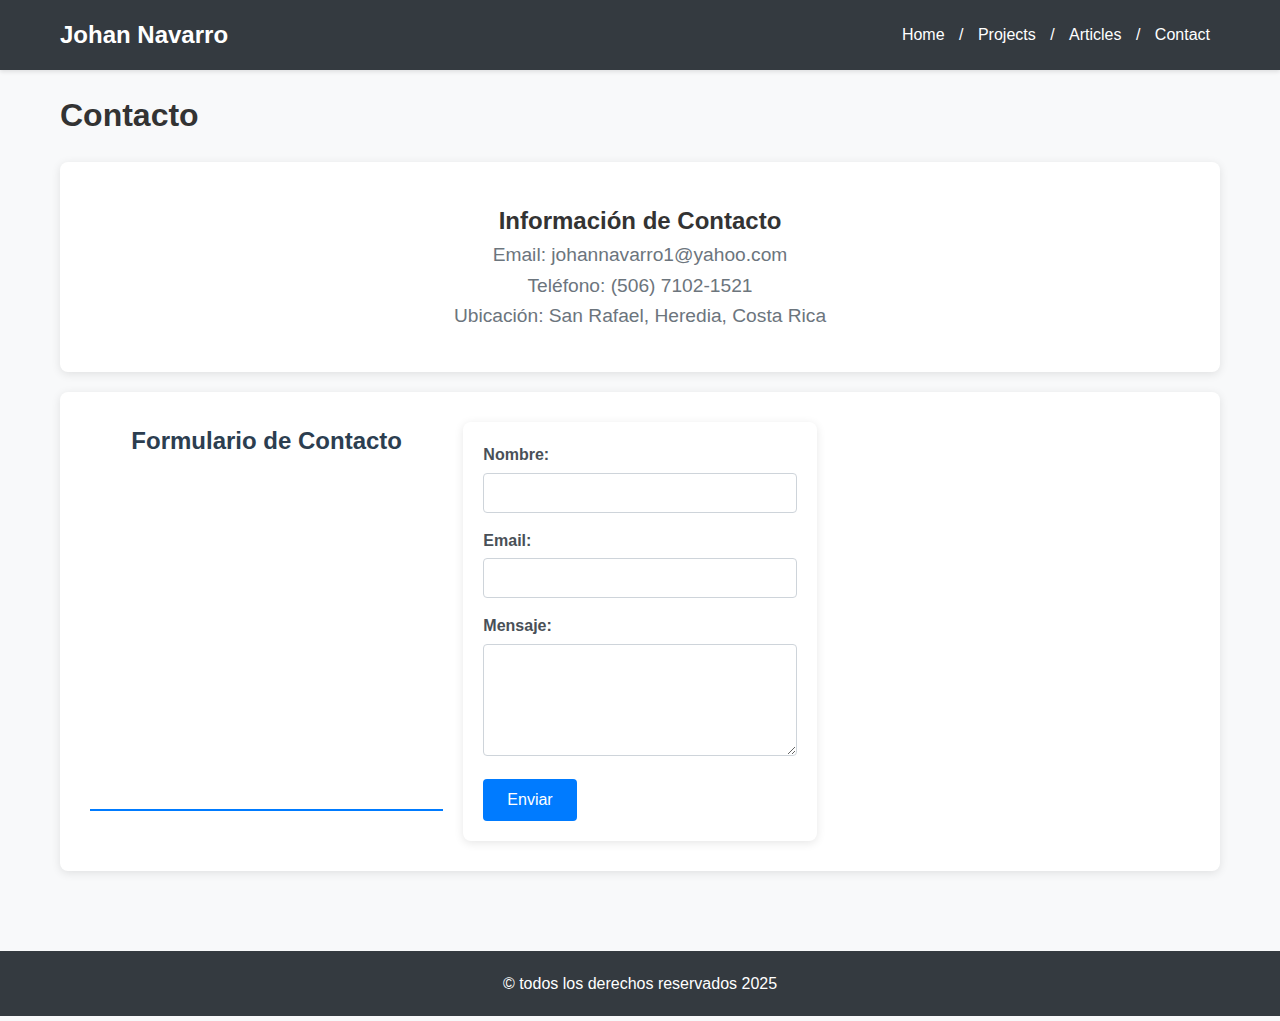
<file: 02-basic-html-website/contact.html>
<!DOCTYPE html>
<html lang="es">
<head>
    <meta charset="UTF-8">
    <meta name="viewport" content="width=device-width, initial-scale=1.0">
    <title>Contacto - Johan Navarro</title>
    
    <!-- SEO Meta Tags -->
    <meta name="description" content="Contacta con Johan Navarro - Desarrollador Frontend">
    <meta name="keywords" content="contacto, desarrollador, frontend, formulario">
    <meta name="author" content="Johan Navarro Sáenz">
    
    <!-- Open Graph Tags -->
    <meta property="og:title" content="Contacto - Johan Navarro">
    <meta property="og:description" content="Contacta con Johan Navarro - Desarrollador Frontend">
    <meta property="og:type" content="website">
    <meta property="og:locale" content="es_CR">
    
    <!-- Favicon -->
    <link rel="icon" type="image/x-icon" href="data:image/svg+xml,<svg xmlns='http://www.w3.org/2000/svg' viewBox='0 0 100 100'><text y='.9em' font-size='90'>👨‍💻</text></svg>">
    
    <!-- CSS Styles -->
    <link rel="stylesheet" href="styles.css">
</head>
<body>
    <!-- Header -->
    <header>
        <nav>
            <div>
                <span>Johan Navarro</span>
            </div>
            <div>
                <a href="index.html">Home</a> / 
                <a href="projects.html">Projects</a> / 
                <a href="articles.html">Articles</a> / 
                <a href="contact.html">Contact</a>
            </div>
        </nav>
    </header>

    <!-- Main Content -->
    <main>
        <h1>Contacto</h1>
        
        <section>
            <h2>Información de Contacto</h2>
            <p>Email: johannavarro1@yahoo.com</p>
            <p>Teléfono: (506) 7102-1521</p>
            <p>Ubicación: San Rafael, Heredia, Costa Rica</p>
        </section>

        <section>
            <h2>Formulario de Contacto</h2>
            <form action="#" method="post">
                <div>
                    <label for="name">Nombre:</label>
                    <input type="text" id="name" name="name" required>
                </div>
                
                <div>
                    <label for="email">Email:</label>
                    <input type="email" id="email" name="email" required>
                </div>
                
                <div>
                    <label for="message">Mensaje:</label>
                    <textarea id="message" name="message" rows="5" required></textarea>
                </div>
                
                <button type="submit">Enviar</button>
            </form>
        </section>
    </main>

    <!-- Footer -->
    <footer>
        <p>© todos los derechos reservados 2025</p>
    </footer>
</body>
</html>
</file>
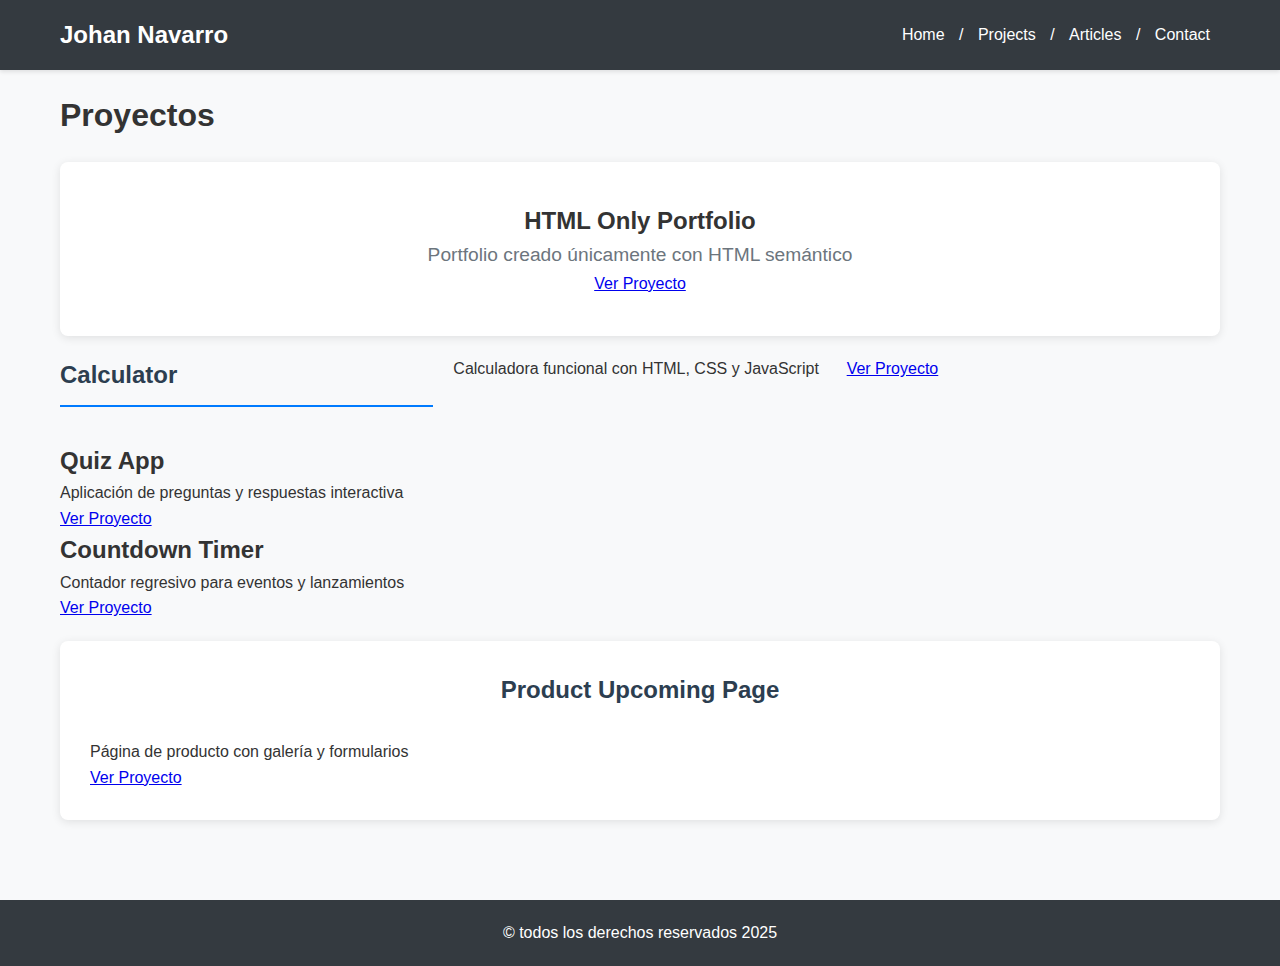
<file: 02-basic-html-website/projects.html>
<!DOCTYPE html>
<html lang="es">
<head>
    <meta charset="UTF-8">
    <meta name="viewport" content="width=device-width, initial-scale=1.0">
    <title>Proyectos - Johan Navarro</title>
    
    <!-- SEO Meta Tags -->
    <meta name="description" content="Portfolio de proyectos de Johan Navarro - Desarrollador Frontend">
    <meta name="keywords" content="proyectos, portfolio, desarrollador, frontend, HTML, CSS, JavaScript">
    <meta name="author" content="Johan Navarro Sáenz">
    
    <!-- Open Graph Tags -->
    <meta property="og:title" content="Proyectos - Johan Navarro">
    <meta property="og:description" content="Portfolio de proyectos de Johan Navarro - Desarrollador Frontend">
    <meta property="og:type" content="website">
    <meta property="og:locale" content="es_CR">
    
    <!-- Favicon -->
    <link rel="icon" type="image/x-icon" href="data:image/svg+xml,<svg xmlns='http://www.w3.org/2000/svg' viewBox='0 0 100 100'><text y='.9em' font-size='90'>👨‍💻</text></svg>">
    
    <!-- CSS Styles -->
    <link rel="stylesheet" href="styles.css">
</head>
<body>
    <!-- Header -->
    <header>
        <nav>
            <div>
                <span>Johan Navarro</span>
            </div>
            <div>
                <a href="index.html">Home</a> / 
                <a href="projects.html">Projects</a> / 
                <a href="articles.html">Articles</a> / 
                <a href="contact.html">Contact</a>
            </div>
        </nav>
    </header>

    <!-- Main Content -->
    <main>
        <h1>Proyectos</h1>
        
        <section>
            <h2>HTML Only Portfolio</h2>
            <p>Portfolio creado únicamente con HTML semántico</p>
            <a href="index.html">Ver Proyecto</a>
        </section>

        <section>
            <h2>Calculator</h2>
            <p>Calculadora funcional con HTML, CSS y JavaScript</p>
            <a href="#">Ver Proyecto</a>
        </section>

        <section>
            <h2>Quiz App</h2>
            <p>Aplicación de preguntas y respuestas interactiva</p>
            <a href="#">Ver Proyecto</a>
        </section>

        <section>
            <h2>Countdown Timer</h2>
            <p>Contador regresivo para eventos y lanzamientos</p>
            <a href="#">Ver Proyecto</a>
        </section>

        <section>
            <h2>Product Upcoming Page</h2>
            <p>Página de producto con galería y formularios</p>
            <a href="#">Ver Proyecto</a>
        </section>
    </main>

    <!-- Footer -->
    <footer>
        <p>© todos los derechos reservados 2025</p>
    </footer>
</body>
</html>
</file>
<file: 02-basic-html-website/styles.css>
/* 
===========================================
ESTILOS DEL SITIO WEB BÁSICO - JOHAN NAVARRO
===========================================

Este archivo CSS demuestra los conceptos fundamentales del diseño web moderno.
Como estudiantes, aprenderán sobre reset CSS, tipografía, layout con Grid y Flexbox,
y diseño responsive. Cada sección está comentada para facilitar el aprendizaje.

CONCEPTOS CLAVE QUE APRENDERÁN:
- Reset CSS y normalización
- Tipografía y legibilidad
- CSS Grid para layouts complejos
- Flexbox para navegación
- Media queries para responsive design
- Formularios y estilos de interacción
*/

/* 
===========================================
RESET CSS - FUNDAMENTAL PARA DISEÑO CONSISTENTE
===========================================

¿Por qué necesitamos un reset CSS?
Los navegadores tienen estilos por defecto diferentes. Un reset CSS elimina
estas diferencias para que nuestro diseño se vea igual en todos los navegadores.

IMPORTANTE: Siempre incluyan un reset al inicio de sus proyectos CSS.
*/
* {
    margin: 0; /* Elimina márgenes por defecto de todos los elementos */
    padding: 0; /* Elimina padding por defecto de todos los elementos */
    box-sizing: border-box; /* CRÍTICO: Incluye padding y border en el ancho total */
}

/* 
===========================================
ESTILOS BASE DEL DOCUMENTO
===========================================

Estos estilos se aplican a todo el sitio. Es la base sobre la cual construimos
el resto del diseño. Noten cómo elegimos una fuente legible y colores apropiados.
*/
body {
    font-family: Arial, sans-serif; /* Fuente sans-serif para mejor legibilidad en pantallas */
    line-height: 1.6; /* Espaciado entre líneas: 1.6 es el estándar para legibilidad óptima */
    color: #333; /* Color de texto: #333 es un gris oscuro, más suave que el negro puro */
    background-color: #f8f9fa; /* Fondo gris muy claro para contraste sutil */
}

/* 
===========================================
HEADER Y NAVEGACIÓN - FLEXBOX EN ACCIÓN
===========================================

Esta sección demuestra el uso de Flexbox para crear una navegación moderna.
Flexbox es perfecto para layouts unidimensionales (una fila o una columna).

CONCEPTOS QUE APRENDERÁN:
- Flexbox para navegación horizontal
- justify-content para distribución de espacio
- align-items para alineación vertical
- Transiciones CSS para efectos suaves
*/

/* Header principal del sitio */
header {
    background: #343a40; /* Color de fondo: gris oscuro profesional */
    color: white; /* Texto blanco para contraste */
    padding: 1rem 0; /* Espaciado vertical: 1rem = 16px por defecto */
    box-shadow: 0 2px 4px rgba(0,0,0,0.1); /* Sombra sutil para profundidad visual */
}

/* 
NAVEGACIÓN CON FLEXBOX
Flexbox es ideal para navegación porque permite distribuir elementos
horizontalmente con control total sobre el espaciado y alineación.
*/
nav {
    max-width: 1200px; /* Ancho máximo: evita que el contenido se extienda demasiado */
    margin: 0 auto; /* Centrado horizontal: técnica clásica para centrar contenedores */
    display: flex; /* ACTIVA FLEXBOX: convierte el nav en un contenedor flex */
    justify-content: space-between; /* Distribuye espacio: logo a la izquierda, menú a la derecha */
    align-items: center; /* Alineación vertical: centra todos los elementos verticalmente */
    padding: 0 20px; /* Espaciado horizontal interno */
}

/* Estilos del logo/nombre del sitio */
nav span {
    font-size: 1.5rem; /* Tamaño de fuente: 1.5rem = 24px (1.5 veces el tamaño base) */
    font-weight: bold; /* Peso de fuente: negrita para destacar el nombre */
}

/* Enlaces de navegación */
nav a {
    color: white; /* Color blanco para contraste con fondo oscuro */
    text-decoration: none; /* Sin subrayado: enlaces más limpios */
    margin: 0 10px; /* Espaciado horizontal entre enlaces */
    transition: color 0.3s; /* Transición suave: animación de 0.3 segundos al cambiar color */
}

/* 
EFECTO HOVER - INTERACTIVIDAD DEL USUARIO
El hover es fundamental en UX. Proporciona feedback visual inmediato
cuando el usuario interactúa con elementos clickeables.
*/
nav a:hover {
    color: #007bff; /* Color azul al pasar el mouse: feedback visual claro */
}

/* 
===========================================
CONTENIDO PRINCIPAL Y ESTRUCTURA
===========================================

El contenido principal debe estar bien estructurado y centrado.
Esto mejora la legibilidad y la experiencia del usuario.
*/

/* Contenedor principal del contenido */
main {
    max-width: 1200px; /* Ancho máximo: evita líneas de texto demasiado largas */
    margin: 0 auto; /* Centrado: distribuye el espacio automáticamente a los lados */
    padding: 20px; /* Espaciado interno: respiración visual alrededor del contenido */
}

/* 
===========================================
SECCIÓN HERO - PRIMERA IMPRESIÓN
===========================================

La sección hero es lo primero que ve el usuario. Debe ser impactante
y comunicar claramente el propósito del sitio.

CONCEPTOS QUE APRENDERÁN:
- Jerarquía visual con tamaños de fuente
- Centrado de contenido
- Sombras para profundidad
- Espaciado para respiración visual
*/

/* Sección hero - La primera impresión del usuario */
section:first-of-type {
    text-align: center; /* Centrado: crea impacto visual inmediato */
    padding: 40px 0; /* Espaciado vertical generoso: da importancia a la sección */
    background: white; /* Fondo blanco: contraste con el fondo gris del body */
    margin: 20px 0; /* Espacio vertical: separa de otros elementos */
    border-radius: 8px; /* Bordes redondeados: diseño moderno y suave */
    box-shadow: 0 2px 10px rgba(0,0,0,0.1); /* Sombra sutil: crea profundidad y eleva el contenido */
}

/* Título principal - La jerarquía visual más importante */
section:first-of-type h1 {
    font-size: 3rem; /* Tamaño grande: 3rem = 48px, domina visualmente la página */
    color: #2c3e50; /* Color azul oscuro: profesional y legible */
    margin-bottom: 10px; /* Espacio inferior: separa del párrafo siguiente */
}

/* Párrafo descriptivo de la sección hero */
section:first-of-type p {
    font-size: 1.2rem; /* Tamaño mediano: 1.2rem = 19.2px, complementa el título */
    color: #6c757d; /* Color gris: menos prominente que el título pero legible */
}

/* 
===========================================
CSS GRID - LAYOUT DE TRES COLUMNAS
===========================================

CSS Grid es la herramienta más poderosa para layouts bidimensionales.
Permite crear layouts complejos con control total sobre filas y columnas.

CONCEPTOS QUE APRENDERÁN:
- CSS Grid vs Flexbox (cuándo usar cada uno)
- grid-template-columns para definir columnas
- fr (fractional units) para distribución proporcional
- gap para espaciado entre elementos
- Responsive design con Grid

¿CUÁNDO USAR GRID VS FLEXBOX?
- Grid: Layouts bidimensionales (filas Y columnas)
- Flexbox: Layouts unidimensionales (fila O columna)
*/

/* Layout principal de tres columnas */
section:nth-of-type(2) {
    display: grid; /* ACTIVA CSS GRID: convierte la sección en un contenedor grid */
    grid-template-columns: 1fr 1fr 1fr; /* Tres columnas iguales: 1fr = 1 fracción del espacio disponible */
    gap: 20px; /* Espacio entre elementos: más elegante que margin en Grid */
    margin: 20px 0; /* Espacio vertical: separa de otras secciones */
}

/* 
EXPLICACIÓN DE grid-template-columns: 1fr 1fr 1fr
- 1fr = 1 fracción del espacio disponible
- Tres columnas de igual tamaño
- Se adaptan automáticamente al ancho del contenedor
- Alternativas: 300px 300px 300px (fijo) o repeat(3, 1fr) (más conciso)
*/

/* Contenedores individuales de cada columna */
section:nth-of-type(2) > div {
    background: white; /* Fondo blanco: contraste con el fondo gris */
    padding: 20px; /* Espaciado interno: respiración visual dentro de cada columna */
    border-radius: 8px; /* Bordes redondeados: diseño moderno y suave */
    box-shadow: 0 2px 10px rgba(0,0,0,0.1); /* Sombra sutil: eleva cada columna visualmente */
}

/* Títulos de sección en las columnas */
section:nth-of-type(2) h2 {
    color: #2c3e50; /* Color azul oscuro */
    border-bottom: 2px solid #007bff; /* Línea inferior azul */
    padding-bottom: 10px; /* Espacio entre texto y línea */
    margin-bottom: 15px; /* Espacio inferior */
}

/* Subtítulos en las columnas */
section:nth-of-type(2) h3 {
    color: #495057; /* Color gris oscuro */
    margin-top: 15px; /* Espacio superior */
    margin-bottom: 10px; /* Espacio inferior */
}

/* Estilos de listas */
ul {
    list-style: none; /* Elimina los puntos de la lista */
    padding: 0; /* Sin padding por defecto */
}

/* Elementos de lista */
li {
    padding: 8px 0; /* Espaciado vertical */
    border-bottom: 1px solid #e9ecef; /* Línea separadora gris */
}

/* Último elemento de lista sin línea separadora */
li:last-child {
    border-bottom: none; /* Sin borde inferior */
}

/* Enlaces dentro de elementos de lista */
li a {
    color: #007bff; /* Color azul para enlaces */
    text-decoration: none; /* Sin subrayado */
    transition: color 0.3s; /* Transición suave al cambiar color */
}

/* Efecto hover en enlaces de lista */
li a:hover {
    color: #0056b3; /* Color azul más oscuro al pasar el mouse */
    text-decoration: underline; /* Subrayado al pasar el mouse */
}

/* Sección de reseñas - Testimonios */
section:last-of-type {
    background: white; /* Fondo blanco */
    padding: 30px; /* Espaciado interno */
    border-radius: 8px; /* Bordes redondeados */
    box-shadow: 0 2px 10px rgba(0,0,0,0.1); /* Sombra sutil */
    margin: 20px 0; /* Espacio vertical */
}

/* Título de la sección de reseñas */
section:last-of-type h2 {
    text-align: center; /* Centra el título */
    color: #2c3e50; /* Color azul oscuro */
    margin-bottom: 30px; /* Espacio inferior */
}

/* Contenedor de las reseñas en grid */
section:last-of-type > div {
    display: grid; /* Usa CSS Grid */
    grid-template-columns: repeat(auto-fit, minmax(250px, 1fr)); /* Columnas que se adaptan */
    gap: 20px; /* Espacio entre reseñas */
}

/* Estilos de las citas/testimonios */
blockquote {
    background: #f8f9fa; /* Fondo gris claro */
    padding: 20px; /* Espaciado interno */
    border-left: 4px solid #007bff; /* Borde izquierdo azul */
    margin: 0; /* Sin margen */
    font-style: italic; /* Texto en cursiva */
}

/* Información del autor de la cita */
cite {
    display: block; /* Elemento de bloque */
    margin-top: 10px; /* Espacio superior */
    text-align: right; /* Alineado a la derecha */
}

/* Nombre del autor en negrita */
cite strong {
    color: #2c3e50; /* Color azul oscuro */
}

/* Cargo del autor */
cite small {
    color: #6c757d; /* Color gris */
}

/* Footer - Pie de página */
footer {
    background: #343a40; /* Color de fondo gris oscuro */
    color: white; /* Texto en blanco */
    text-align: center; /* Centra el texto */
    padding: 20px; /* Espaciado interno */
    margin-top: 40px; /* Espacio superior */
}

/* Estilos de formularios */
form {
    background: white; /* Fondo blanco */
    padding: 20px; /* Espaciado interno */
    border-radius: 8px; /* Bordes redondeados */
    box-shadow: 0 2px 10px rgba(0,0,0,0.1); /* Sombra sutil */
}

/* Contenedores de campos del formulario */
form div {
    margin-bottom: 15px; /* Espacio entre campos */
}

/* Etiquetas de los campos */
label {
    display: block; /* Elemento de bloque */
    margin-bottom: 5px; /* Espacio inferior */
    font-weight: bold; /* Texto en negrita */
    color: #495057; /* Color gris oscuro */
}

/* Campos de entrada (input, textarea, select) */
input, textarea, select {
    width: 100%; /* Ancho completo */
    padding: 10px; /* Espaciado interno */
    border: 1px solid #ced4da; /* Borde gris */
    border-radius: 4px; /* Bordes redondeados */
    font-size: 1rem; /* Tamaño de fuente normal */
}

/* Efecto focus en campos de entrada */
input:focus, textarea:focus, select:focus {
    outline: none; /* Sin contorno por defecto */
    border-color: #007bff; /* Borde azul al enfocar */
    box-shadow: 0 0 0 2px rgba(0,123,255,0.25); /* Sombra azul al enfocar */
}

/* Botones del formulario */
button {
    background: #007bff; /* Fondo azul */
    color: white; /* Texto blanco */
    padding: 12px 24px; /* Espaciado interno */
    border: none; /* Sin borde */
    border-radius: 4px; /* Bordes redondeados */
    cursor: pointer; /* Cursor de mano */
    font-size: 1rem; /* Tamaño de fuente normal */
    transition: background 0.3s; /* Transición suave al cambiar color */
}

/* Efecto hover en botones */
button:hover {
    background: #0056b3; /* Fondo azul más oscuro al pasar el mouse */
}

/* 
===========================================
RESPONSIVE DESIGN - MEDIA QUERIES
===========================================

El diseño responsive es FUNDAMENTAL en desarrollo web moderno.
Los sitios deben verse bien en todos los dispositivos.

CONCEPTOS QUE APRENDERÁN:
- Media queries para diferentes tamaños de pantalla
- Mobile-first vs Desktop-first
- Breakpoints comunes (768px, 1024px)
- Adaptación de layouts para diferentes dispositivos

BREAKPOINTS COMUNES:
- Móviles: hasta 768px
- Tablets: 769px - 1024px  
- Desktop: 1025px en adelante
*/

/* 
MEDIA QUERY PARA TABLETS
En tablets, 3 columnas pueden ser muy estrechas.
2 columnas proporcionan mejor legibilidad.
*/
@media (max-width: 1024px) and (min-width: 769px) {
    /* Layout adaptado para tablets */
    section:nth-of-type(2) {
        grid-template-columns: 1fr 1fr; /* Dos columnas: mejor uso del espacio en tablets */
    }
}

/* 
MEDIA QUERY PARA MÓVILES
En móviles, el espacio es limitado. Necesitamos:
- Navegación vertical
- Una sola columna
- Tamaños de fuente más pequeños
- Menos padding para aprovechar el espacio
*/
@media (max-width: 768px) {
    /* Navegación adaptada para móviles */
    nav {
        flex-direction: column; /* Cambia de horizontal a vertical */
        gap: 10px; /* Espacio entre elementos del menú */
    }
    
    /* Título principal más pequeño en móviles */
    section:first-of-type h1 {
        font-size: 2rem; /* Reduce de 3rem a 2rem: mejor para pantallas pequeñas */
    }
    
    /* Layout de una sola columna en móviles */
    section:nth-of-type(2) {
        grid-template-columns: 1fr; /* Una sola columna: mejor legibilidad en móviles */
    }
    
    /* Menos padding en móviles para aprovechar el espacio */
    main {
        padding: 10px; /* Reduce el padding: más espacio para el contenido */
    }
}
</file>
<file: 03-changelog-component/styles.css>
.changelog-container {
    /* Contenedor blanco con borde redondeado */
    background: white;
    border: 1px solid #e0e0e0;
    border-radius: 12px;
    padding: 40px;
    max-width: 800px;
    margin: 0 auto;
}

h1 {
    text-align: center;
    font-size: 2.5rem;
    font-weight: bold;
    margin-bottom: 10px;
}

.subtitle {
    text-align: center;
    color: #666;
    font-size: 1.1rem;
    margin-bottom: 40px;
}

.timeline {
    position: relative;
    padding: 40px 0;
}

/* Línea vertical central */
.timeline::before {
    content: '';
    position: absolute;
    left: 50%;
    top: 0;
    bottom: 0;
    width: 2px;
    background: #333;
    transform: translateX(-50%);
}

.timeline-item {
    position: relative;
    margin-bottom: 40px;
    display: flex;
    align-items: center;
}

/* Círculo en la línea */
.timeline-item::before {
    content: '';
    position: absolute;
    left: 50%;
    width: 12px;
    height: 12px;
    background: #333;
    border-radius: 50%;
    transform: translateX(-50%);
    z-index: 1;
}

/* Fecha (izquierda) */
.date {
    width: 45%;
    text-align: right;
    padding-right: 30px;
    color: #666;
    font-size: 0.9rem;
}

/* Contenido (derecha) */
.content {
    width: 45%;
    padding-left: 30px;
    font-weight: 500;
}

button {
    display: block;
    margin: 40px auto 0;
    background: #333;
    color: white;
    border: none;
    padding: 12px 24px;
    border-radius: 6px;
    cursor: pointer;
}
</file>
<file: 01-single-page-cv/styles.css>
/* CV Styles - Johan Navarro */

/* Reset básico - Elimina márgenes y padding por defecto del navegador */
* {
    margin: 0;
    padding: 0;
    box-sizing: border-box; /* Incluye padding y border en el ancho total */
}

/* Estilos del cuerpo del documento */
body {
    font-family: Arial, sans-serif; /* Fuente principal */
    line-height: 1.6; /* Espaciado entre líneas para mejor legibilidad */
    color: #333; /* Color de texto principal */
    max-width: 800px; /* Ancho máximo del contenido */
    margin: 0 auto; /* Centra el contenido horizontalmente */
    padding: 20px; /* Espaciado interno */
    background-color: #f4f4f4; /* Color de fondo */
}

/* Estilos del header - Encabezado principal del CV */
header {
    background: #2c3e50; /* Color de fondo azul oscuro */
    color: white; /* Texto en blanco */
    padding: 20px; /* Espaciado interno */
    text-align: center; /* Centra el texto */
    margin-bottom: 20px; /* Espacio inferior */
    border-radius: 5px; /* Bordes redondeados */
}

/* Título principal del CV */
header h1 {
    font-size: 2.5em; /* Tamaño de fuente grande */
    margin-bottom: 10px; /* Espacio inferior */
}

/* Información de contacto en el header */
header p {
    font-size: 1.1em; /* Tamaño de fuente ligeramente mayor */
    opacity: 0.9; /* Transparencia sutil */
}

/* Estilos de las secciones del CV */
section {
    background: white; /* Fondo blanco */
    margin: 20px 0; /* Espacio vertical entre secciones */
    padding: 20px; /* Espaciado interno */
    border-radius: 5px; /* Bordes redondeados */
    box-shadow: 0 2px 5px rgba(0,0,0,0.1); /* Sombra sutil */
}

/* Títulos de sección (h2) */
section h2 {
    color: #2c3e50; /* Color azul oscuro */
    border-bottom: 2px solid #3498db; /* Línea inferior azul */
    padding-bottom: 10px; /* Espacio entre texto y línea */
    margin-bottom: 15px; /* Espacio inferior */
}

/* Subtítulos de sección (h3) */
section h3 {
    color: #34495e; /* Color gris azulado */
    margin-top: 15px; /* Espacio superior */
    margin-bottom: 10px; /* Espacio inferior */
}

/* Estilos de listas */
ul {
    margin-left: 20px; /* Indentación de la lista */
}

li {
    margin-bottom: 5px; /* Espacio entre elementos de lista */
}

/* Estilos de enlaces */
a {
    color: #3498db; /* Color azul para enlaces */
    text-decoration: none; /* Sin subrayado por defecto */
}

/* Efecto hover en enlaces */
a:hover {
    text-decoration: underline; /* Subrayado al pasar el mouse */
}

/* Texto en negrita */
strong {
    color: #2c3e50; /* Color azul oscuro para texto fuerte */
}

/* Media queries para diseño responsive */
@media (max-width: 600px) {
    body {
        padding: 10px; /* Menos padding en móviles */
    }
    
    header h1 {
        font-size: 2em; /* Título más pequeño en móviles */
    }
    
    section {
        padding: 15px; /* Menos padding en secciones para móviles */
    }
}
</file>
